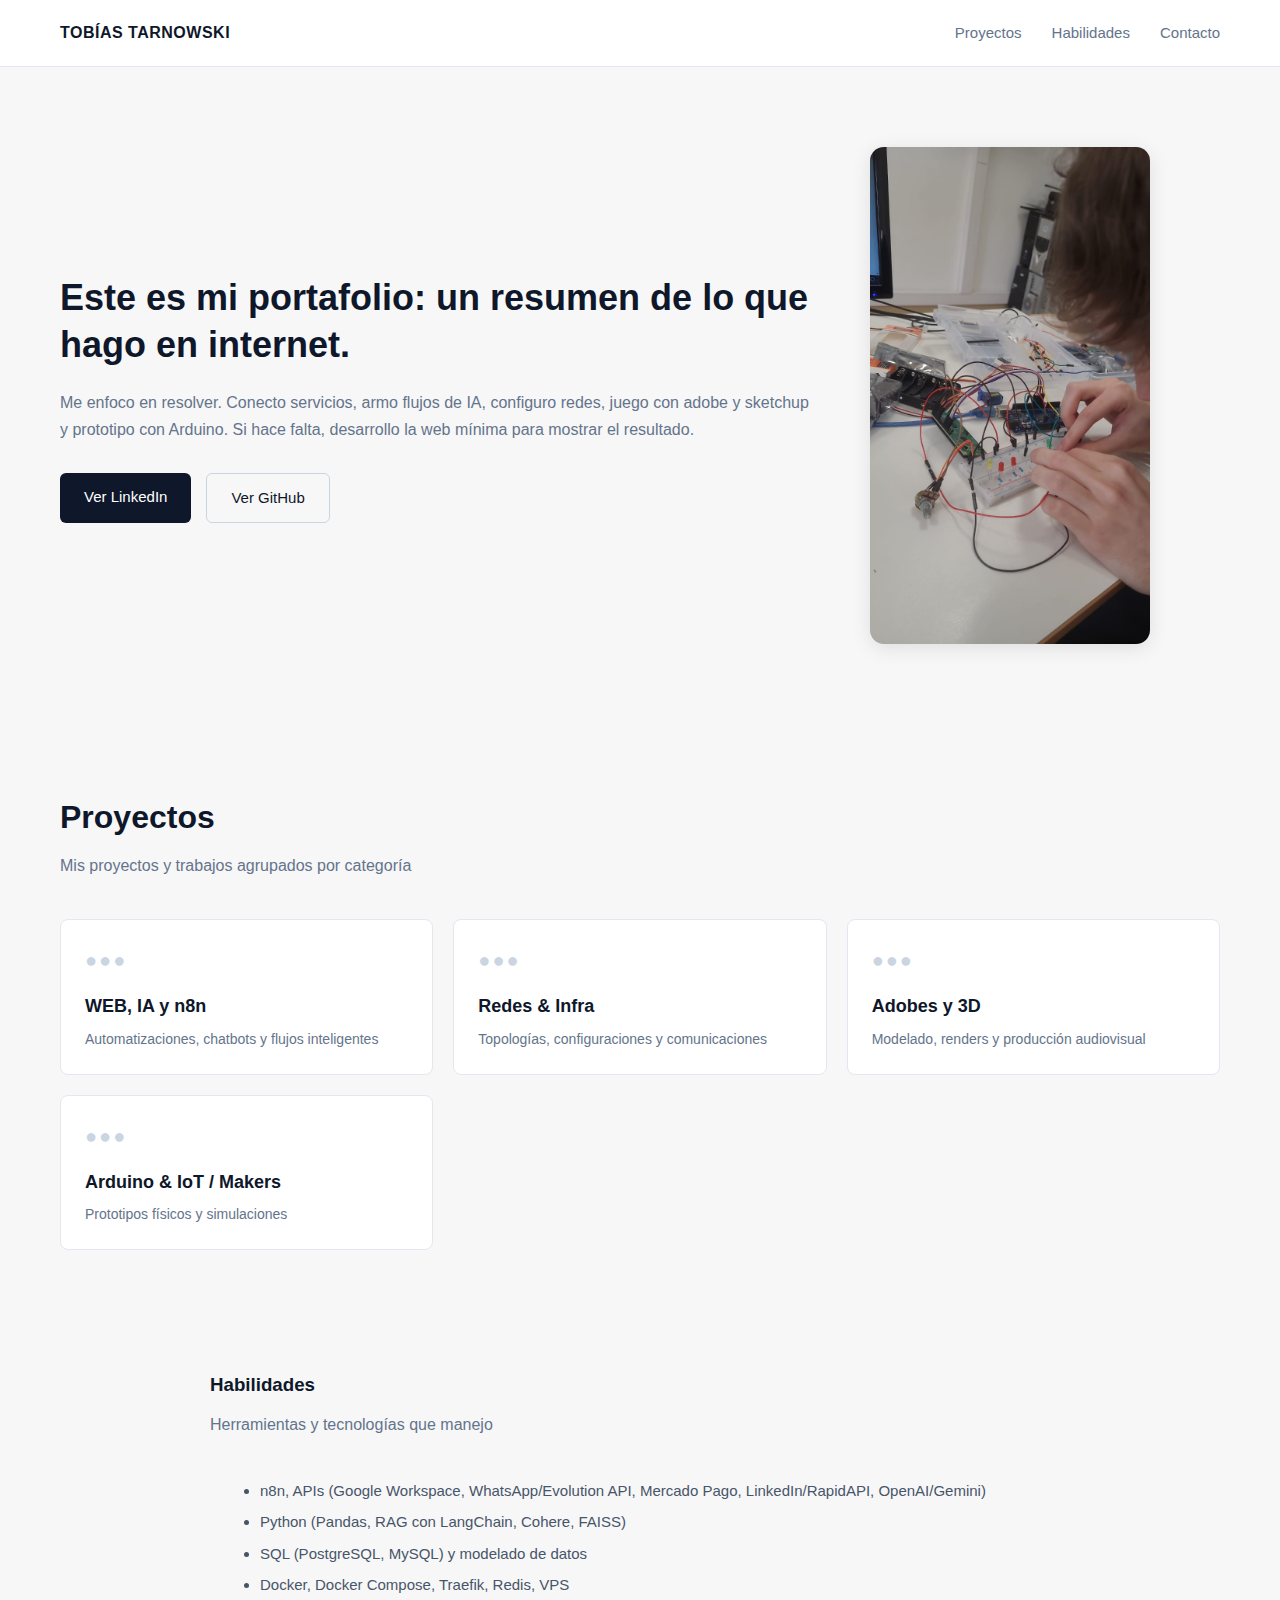
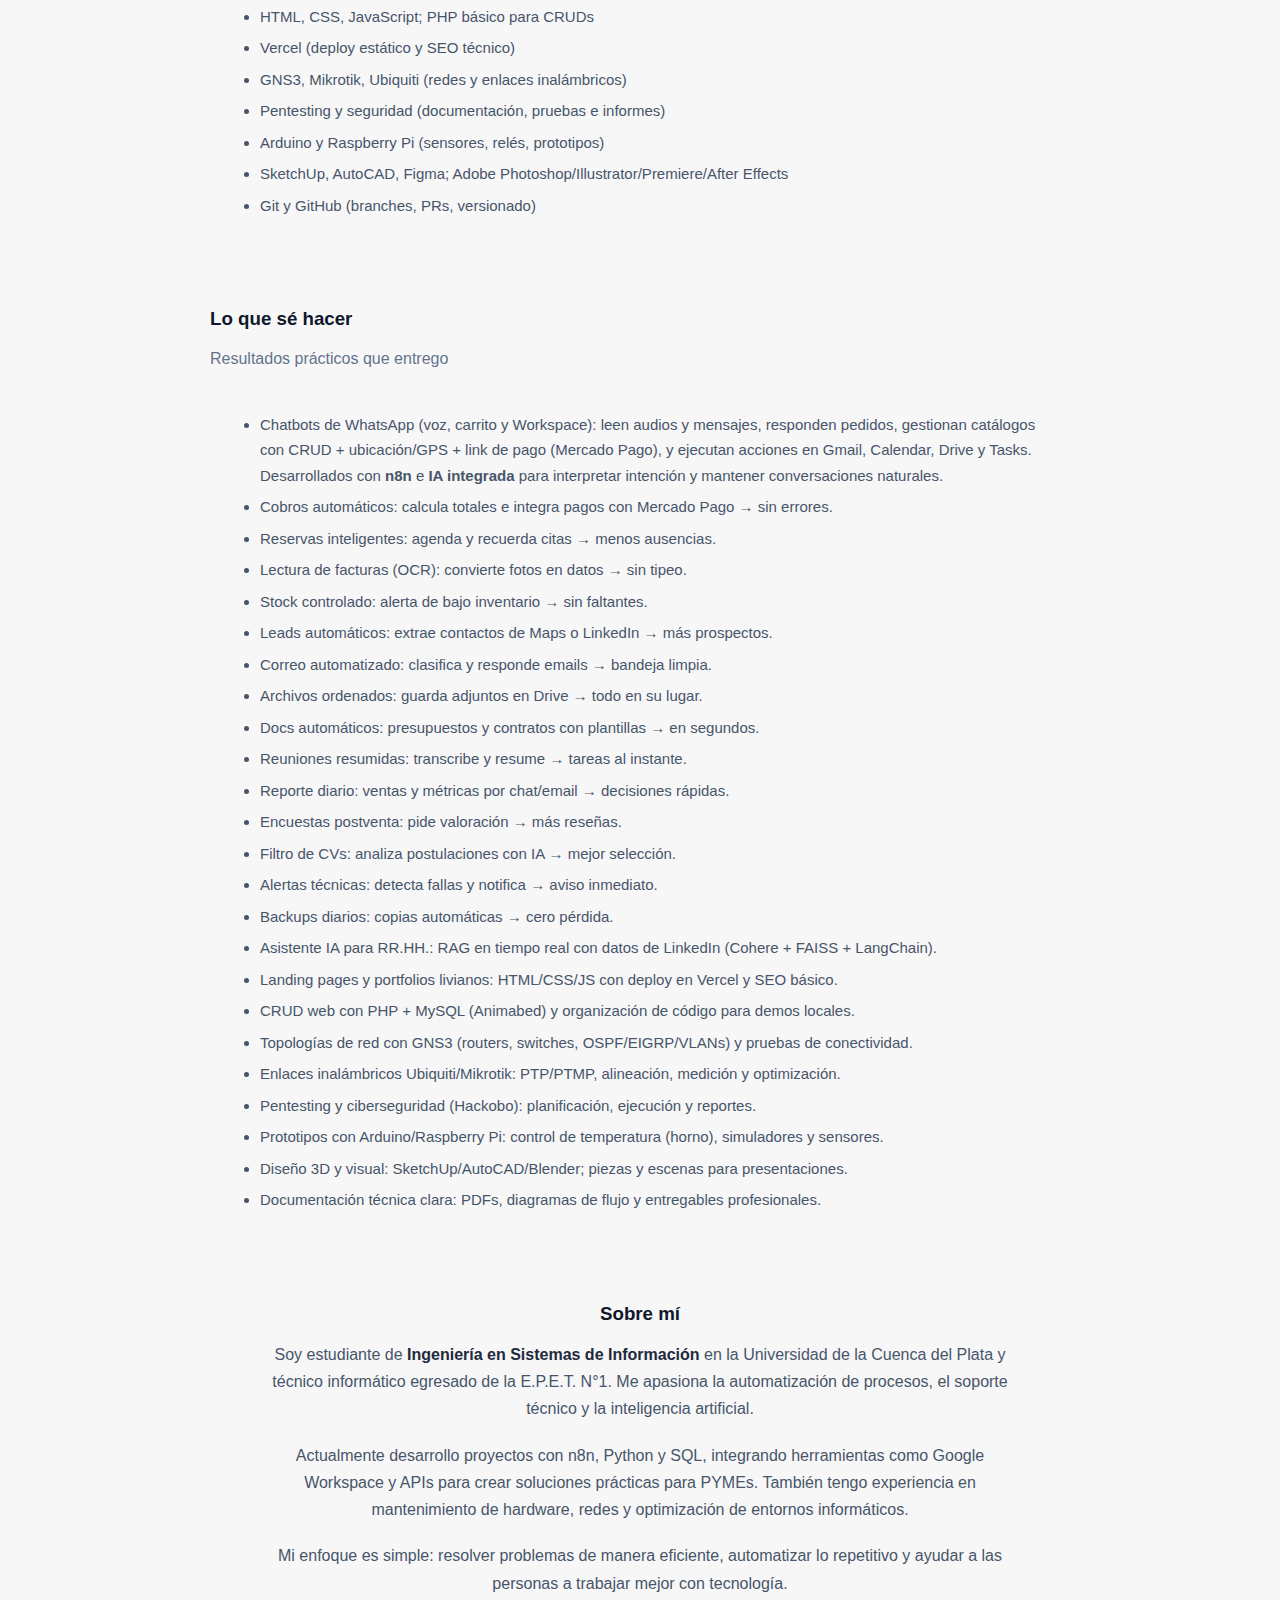
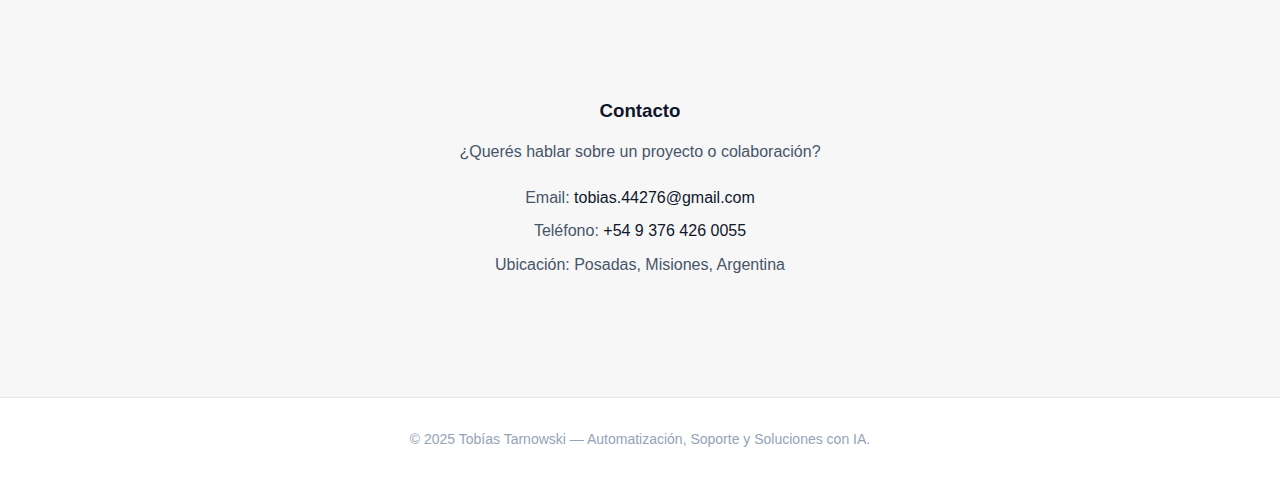
<file: index.html>
<!DOCTYPE html>
<html lang="es">
<head>
  <meta charset="UTF-8" />
  <meta name="viewport" content="width=device-width, initial-scale=1.0" />
  <title>Tobías Tarnowski | Automatización, IA y Soporte Técnico</title>

  <!-- SEO -->
  <meta name="description" content="Portafolio de Tobías Tarnowski — Técnico Informático e Ingeniero en Sistemas en formación. Automatización con n8n, Inteligencia Artificial, soporte técnico, redes y proyectos de hardware." />
  <link rel="canonical" href="https://tobias.vercel.app" />

  <!-- Open Graph -->
  <meta property="og:title" content="Tobías Tarnowski | Automatización, IA y Soporte Técnico" />
  <meta property="og:description" content="Conecto servicios, automatizo procesos y creo soluciones inteligentes. Mirá mis proyectos en IA, redes y soporte técnico." />
  <meta property="og:image" content="https://tobias.vercel.app/images/preview.png" />
  <meta property="og:url" content="https://tobias.vercel.app" />
  <meta property="og:type" content="website" />

  <!-- Favicon -->
  <link rel="icon" type="image/png" href="images/favicon.png" />

  <link rel="stylesheet" href="styles.css" />

  <style>
    /* --- ajustes visuales específicos --- */
    .hero-image img {
      width: 280px;
      height: auto;
      border-radius: 14px;
      box-shadow: 0 4px 20px rgba(0,0,0,0.1);
    }

    /* sobre mí y contacto más prolijos */
    .about p,
    .contact p,
    .contact ul {
      color: #475569;
      line-height: 1.7;
      max-width: 750px;
      margin: 0 auto 1.2rem;
      font-weight: 400;
    }

    .about strong {
      font-weight: 600;
      color: #1e293b;
    }

    .about em {
      color: #334155;
    }

    .contact ul {
      list-style: none;
      padding: 0;
      text-align: center;
    }

    .contact li {
      margin-bottom: 6px;
    }

    .contact a {
      color: #0f172a;
      text-decoration: none;
    }

    .contact a:hover {
      text-decoration: underline;
    }

    h3 {
      margin-bottom: 0.75rem;
    }

    section.about,
    section.contact {
      text-align: center;
      padding: 40px 0;
    }

    /* ajustes nuevos para listas de habilidades */
    #habilidades, #capacidades {
      padding: 40px 0;
      max-width: 900px;
      margin: 0 auto;
    }

    #habilidades ul, #capacidades ul {
      color: #475569;
      line-height: 1.7;
      font-size: 15px;
      max-width: 800px;
      margin: 0 auto;
      padding-left: 20px;
    }

    #habilidades li, #capacidades li {
      margin-bottom: 6px;
    }
  </style>
</head>

<body>
  <header>
    <div class="container">
      <div class="header-content">
        <h1 class="logo">TOBÍAS TARNOWSKI</h1>
        <nav aria-label="Principal">
          <a href="#proyectos">Proyectos</a>
          <a href="#habilidades">Habilidades</a>
          <a href="#contacto">Contacto</a>
        </nav>
      </div>
    </div>
  </header>

  <main>
    <!-- HERO -->
    <section class="hero">
      <div class="container">
        <div class="hero-content">
          <div class="hero-text">
            <h2>Este es mi portafolio: un resumen de lo que hago en internet.</h2>
            <p>Me enfoco en resolver. Conecto servicios, armo flujos de IA, configuro redes, juego con adobe y sketchup y prototipo con Arduino. Si hace falta, desarrollo la web mínima para mostrar el resultado.</p>
            <div class="buttons">
              <a href="https://www.linkedin.com/in/tob%C3%ADas-tarnowski-076a3a270/" target="_blank" rel="noopener noreferrer" class="btn btn-primary">Ver LinkedIn</a>
              <a href="https://github.com/trobias" target="_blank" rel="noopener noreferrer" class="btn btn-secondary">Ver GitHub</a>
            </div>
          </div>
          <div class="hero-image">
            <img src="images/arduino.jpeg" alt="Tobías Tarnowski" width="280" height="auto" loading="lazy" />
          </div>
        </div>
      </div>
    </section>

    <!-- PROYECTOS -->
    <section id="proyectos" class="projects" aria-labelledby="titulo-proyectos">
      <div class="container">
        <h3 id="titulo-proyectos">Proyectos</h3>
        <p class="projects-subtitle">Mis proyectos y trabajos agrupados por categoría</p>

        <div class="project-categories">
          <a href="proyectos/web-ia-n8n/index.html" class="category-card">
            <div class="category-header"><span class="category-icon">●●●</span></div>
            <h4>WEB, IA y n8n</h4>
            <p>Automatizaciones, chatbots y flujos inteligentes</p>
          </a>

          <a href="proyectos/redes-infra/index.html" class="category-card">
            <div class="category-header"><span class="category-icon">●●●</span></div>
            <h4>Redes & Infra</h4>
            <p>Topologías, configuraciones y comunicaciones</p>
          </a>

          <a href="proyectos/adobes-3d/index.html" class="category-card">
            <div class="category-header"><span class="category-icon">●●●</span></div>
            <h4>Adobes y 3D</h4>
            <p>Modelado, renders y producción audiovisual</p>
          </a>

          <a href="proyectos/arduino-iot/index.html" class="category-card">
            <div class="category-header"><span class="category-icon">●●●</span></div>
            <h4>Arduino & IoT / Makers</h4>
            <p>Prototipos físicos y simulaciones</p>
          </a>
        </div>
      </div>
    </section>

    <!-- HABILIDADES -->
    <section id="habilidades" class="skills">
      <div class="container">
        <h3>Habilidades</h3>
        <p class="projects-subtitle">Herramientas y tecnologías que manejo</p>
        <ul>
          <li>n8n, APIs (Google Workspace, WhatsApp/Evolution API, Mercado Pago, LinkedIn/RapidAPI, OpenAI/Gemini)</li>
          <li>Python (Pandas, RAG con LangChain, Cohere, FAISS)</li>
          <li>SQL (PostgreSQL, MySQL) y modelado de datos</li>
          <li>Docker, Docker Compose, Traefik, Redis, VPS</li>
          <li>HTML, CSS, JavaScript; PHP básico para CRUDs</li>
          <li>Vercel (deploy estático y SEO técnico)</li>
          <li>GNS3, Mikrotik, Ubiquiti (redes y enlaces inalámbricos)</li>
          <li>Pentesting y seguridad (documentación, pruebas e informes)</li>
          <li>Arduino y Raspberry Pi (sensores, relés, prototipos)</li>
          <li>SketchUp, AutoCAD, Figma; Adobe Photoshop/Illustrator/Premiere/After Effects</li>
          <li>Git y GitHub (branches, PRs, versionado)</li>
        </ul>
      </div>
    </section>

    <!-- LO QUE SÉ HACER -->
    <section id="capacidades" class="usecases">
      <div class="container">
        <h3>Lo que sé hacer</h3>
        <p class="projects-subtitle">Resultados prácticos que entrego</p>
<ul>
  <li>
    Chatbots de WhatsApp (voz, carrito y Workspace): leen audios y mensajes, responden pedidos,
    gestionan catálogos con CRUD + ubicación/GPS + link de pago (Mercado Pago), y ejecutan
    acciones en Gmail, Calendar, Drive y Tasks. Desarrollados con <strong>n8n</strong> e
    <strong>IA integrada</strong> para interpretar intención y mantener conversaciones naturales.
  </li>
  <li>Cobros automáticos: calcula totales e integra pagos con Mercado Pago → sin errores.</li>
  <li>Reservas inteligentes: agenda y recuerda citas → menos ausencias.</li>
  <li>Lectura de facturas (OCR): convierte fotos en datos → sin tipeo.</li>
  <li>Stock controlado: alerta de bajo inventario → sin faltantes.</li>
  <li>Leads automáticos: extrae contactos de Maps o LinkedIn → más prospectos.</li>
  <li>Correo automatizado: clasifica y responde emails → bandeja limpia.</li>
  <li>Archivos ordenados: guarda adjuntos en Drive → todo en su lugar.</li>
  <li>Docs automáticos: presupuestos y contratos con plantillas → en segundos.</li>
  <li>Reuniones resumidas: transcribe y resume → tareas al instante.</li>
  <li>Reporte diario: ventas y métricas por chat/email → decisiones rápidas.</li>
  <li>Encuestas postventa: pide valoración → más reseñas.</li>
  <li>Filtro de CVs: analiza postulaciones con IA → mejor selección.</li>
  <li>Alertas técnicas: detecta fallas y notifica → aviso inmediato.</li>
  <li>Backups diarios: copias automáticas → cero pérdida.</li>

  <!-- OTROS PROYECTOS -->
  <li>Asistente IA para RR.HH.: RAG en tiempo real con datos de LinkedIn (Cohere + FAISS + LangChain).</li>
  <li>Landing pages y portfolios livianos: HTML/CSS/JS con deploy en Vercel y SEO básico.</li>
  <li>CRUD web con PHP + MySQL (Animabed) y organización de código para demos locales.</li>
  <li>Topologías de red con GNS3 (routers, switches, OSPF/EIGRP/VLANs) y pruebas de conectividad.</li>
  <li>Enlaces inalámbricos Ubiquiti/Mikrotik: PTP/PTMP, alineación, medición y optimización.</li>
  <li>Pentesting y ciberseguridad (Hackobo): planificación, ejecución y reportes.</li>
  <li>Prototipos con Arduino/Raspberry Pi: control de temperatura (horno), simuladores y sensores.</li>
  <li>Diseño 3D y visual: SketchUp/AutoCAD/Blender; piezas y escenas para presentaciones.</li>
  <li>Documentación técnica clara: PDFs, diagramas de flujo y entregables profesionales.</li>
</ul>

      </div>
    </section>

    <!-- SOBRE MÍ -->
    <section id="sobre-mi" class="about" aria-labelledby="titulo-sobre-mi">
      <div class="container">
        <h3 id="titulo-sobre-mi">Sobre mí</h3>
        <p>
          Soy estudiante de <strong>Ingeniería en Sistemas de Información</strong> en la Universidad de la Cuenca del Plata y técnico informático egresado de la E.P.E.T. N°1.  
          Me apasiona la automatización de procesos, el soporte técnico y la inteligencia artificial.
        </p>
        <p>
          Actualmente desarrollo proyectos con n8n, Python y SQL, integrando herramientas como Google Workspace y APIs para crear soluciones prácticas para PYMEs.  
          También tengo experiencia en mantenimiento de hardware, redes y optimización de entornos informáticos.
        </p>
        <p>
          Mi enfoque es simple: resolver problemas de manera eficiente, automatizar lo repetitivo y ayudar a las personas a trabajar mejor con tecnología.
        </p>
      </div>
    </section>

    <!-- CONTACTO -->
    <section id="contacto" class="contact" aria-labelledby="titulo-contacto">
      <div class="container">
        <h3 id="titulo-contacto">Contacto</h3>
        <p>¿Querés hablar sobre un proyecto o colaboración?</p>
        <ul>
          <li>Email: <a href="mailto:tobias.44276@gmail.com">tobias.44276@gmail.com</a></li>
          <li>Teléfono: <a href="https://wa.me/5493764260055">+54 9 376 426 0055</a></li>
          <li>Ubicación: Posadas, Misiones, Argentina</li>
        </ul>
      </div>
    </section>
  </main>

  <footer>
    <div class="container">
      <p>© 2025 Tobías Tarnowski — Automatización, Soporte y Soluciones con IA.</p>
    </div>
  </footer>
</body>
</html>
</file>
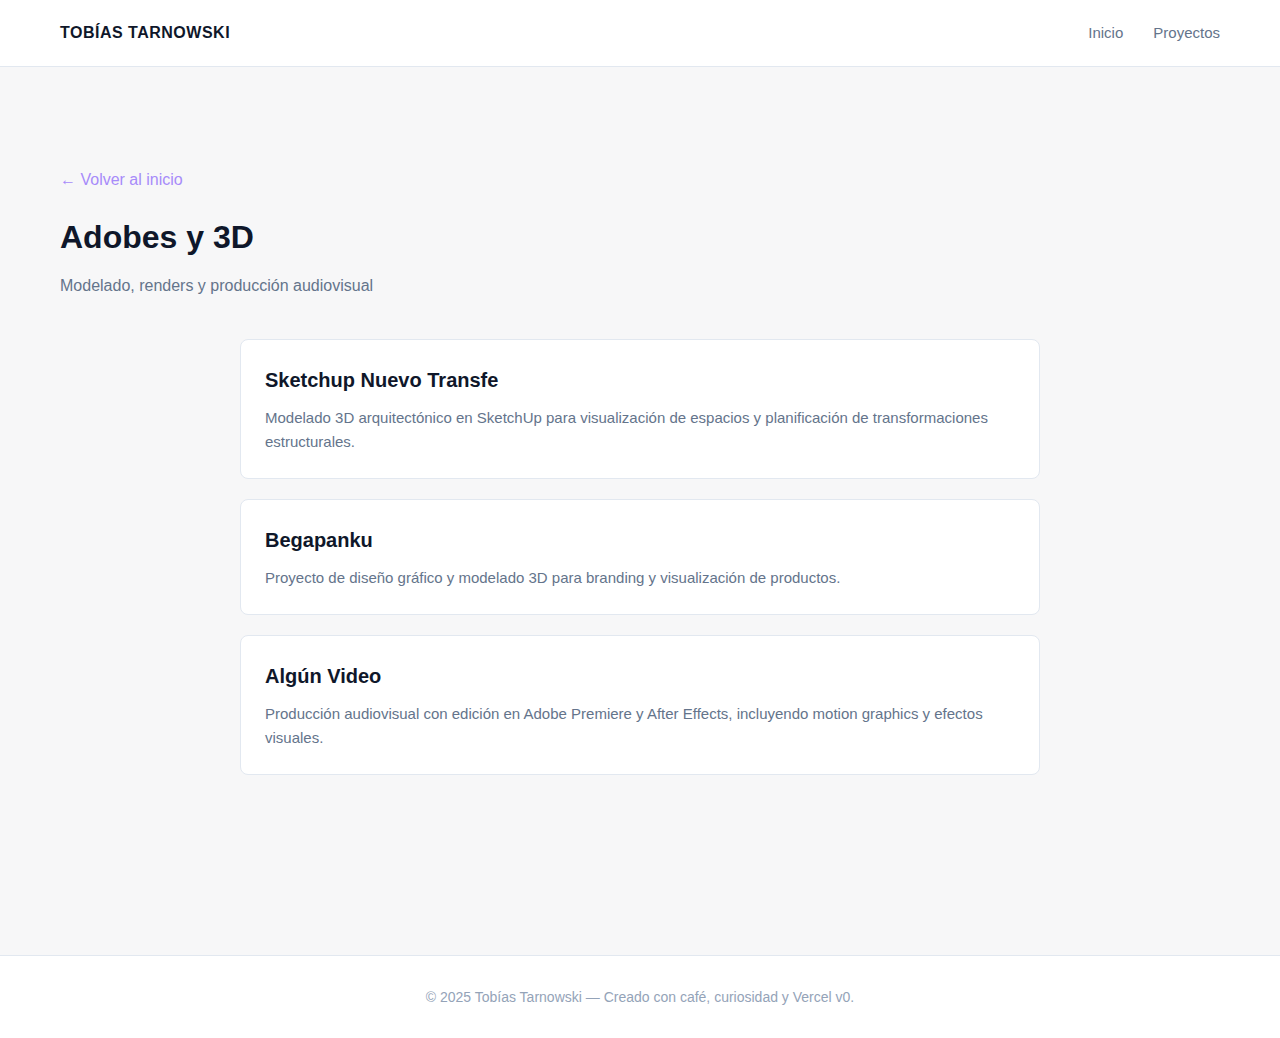
<file: proyectos/adobes-3d/index.html>
<!DOCTYPE html>
<html lang="es">
<head>
    <meta charset="UTF-8">
    <meta name="viewport" content="width=device-width, initial-scale=1.0">
    <title>Adobes y 3D - Tobías Tarnowski</title>
    <link rel="stylesheet" href="../../styles.css">
    <style>
        .project-list {
            max-width: 800px;
            margin: 40px auto;
        }

        .project-item {
            background-color: #ffffff;
            border: 1px solid #e2e8f0;
            border-radius: 8px;
            padding: 24px;
            margin-bottom: 20px;
        }

        .project-item h4 {
            font-size: 20px;
            margin-bottom: 10px;
            color: #0f172a;
        }

        .project-item p {
            color: #64748b;
            font-size: 15px;
            line-height: 1.6;
        }

        .back-link {
            display: inline-block;
            margin: 40px 0 20px;
            color: #a78bfa;
            text-decoration: none;
            font-weight: 500;
        }

        .back-link:hover {
            text-decoration: underline;
        }
    </style>
</head>
<body>
    <header>
        <div class="container">
            <div class="header-content">
                <h1 class="logo">TOBÍAS TARNOWSKI</h1>
                <nav>
                    <a href="../../index.html">Inicio</a>
                    <a href="../../index.html#proyectos">Proyectos</a>
                </nav>
            </div>
        </div>
    </header>

    <main>
        <section class="projects">
            <div class="container">
                <a href="../../index.html" class="back-link">← Volver al inicio</a>
                <h3>Adobes y 3D</h3>
                <p class="projects-subtitle">Modelado, renders y producción audiovisual</p>

                <div class="project-list">
                    <div class="project-item">
                        <h4>Sketchup Nuevo Transfe</h4>
                        <p>Modelado 3D arquitectónico en SketchUp para visualización de espacios y planificación de transformaciones estructurales.</p>
                    </div>

                    <div class="project-item">
                        <h4>Begapanku</h4>
                        <p>Proyecto de diseño gráfico y modelado 3D para branding y visualización de productos.</p>
                    </div>

                    <div class="project-item">
                        <h4>Algún Video</h4>
                        <p>Producción audiovisual con edición en Adobe Premiere y After Effects, incluyendo motion graphics y efectos visuales.</p>
                    </div>
                </div>
            </div>
        </section>
    </main>

    <footer>
        <div class="container">
            <p>© 2025 Tobías Tarnowski — Creado con café, curiosidad y Vercel v0.</p>
        </div>
    </footer>
</body>
</html>
</file>
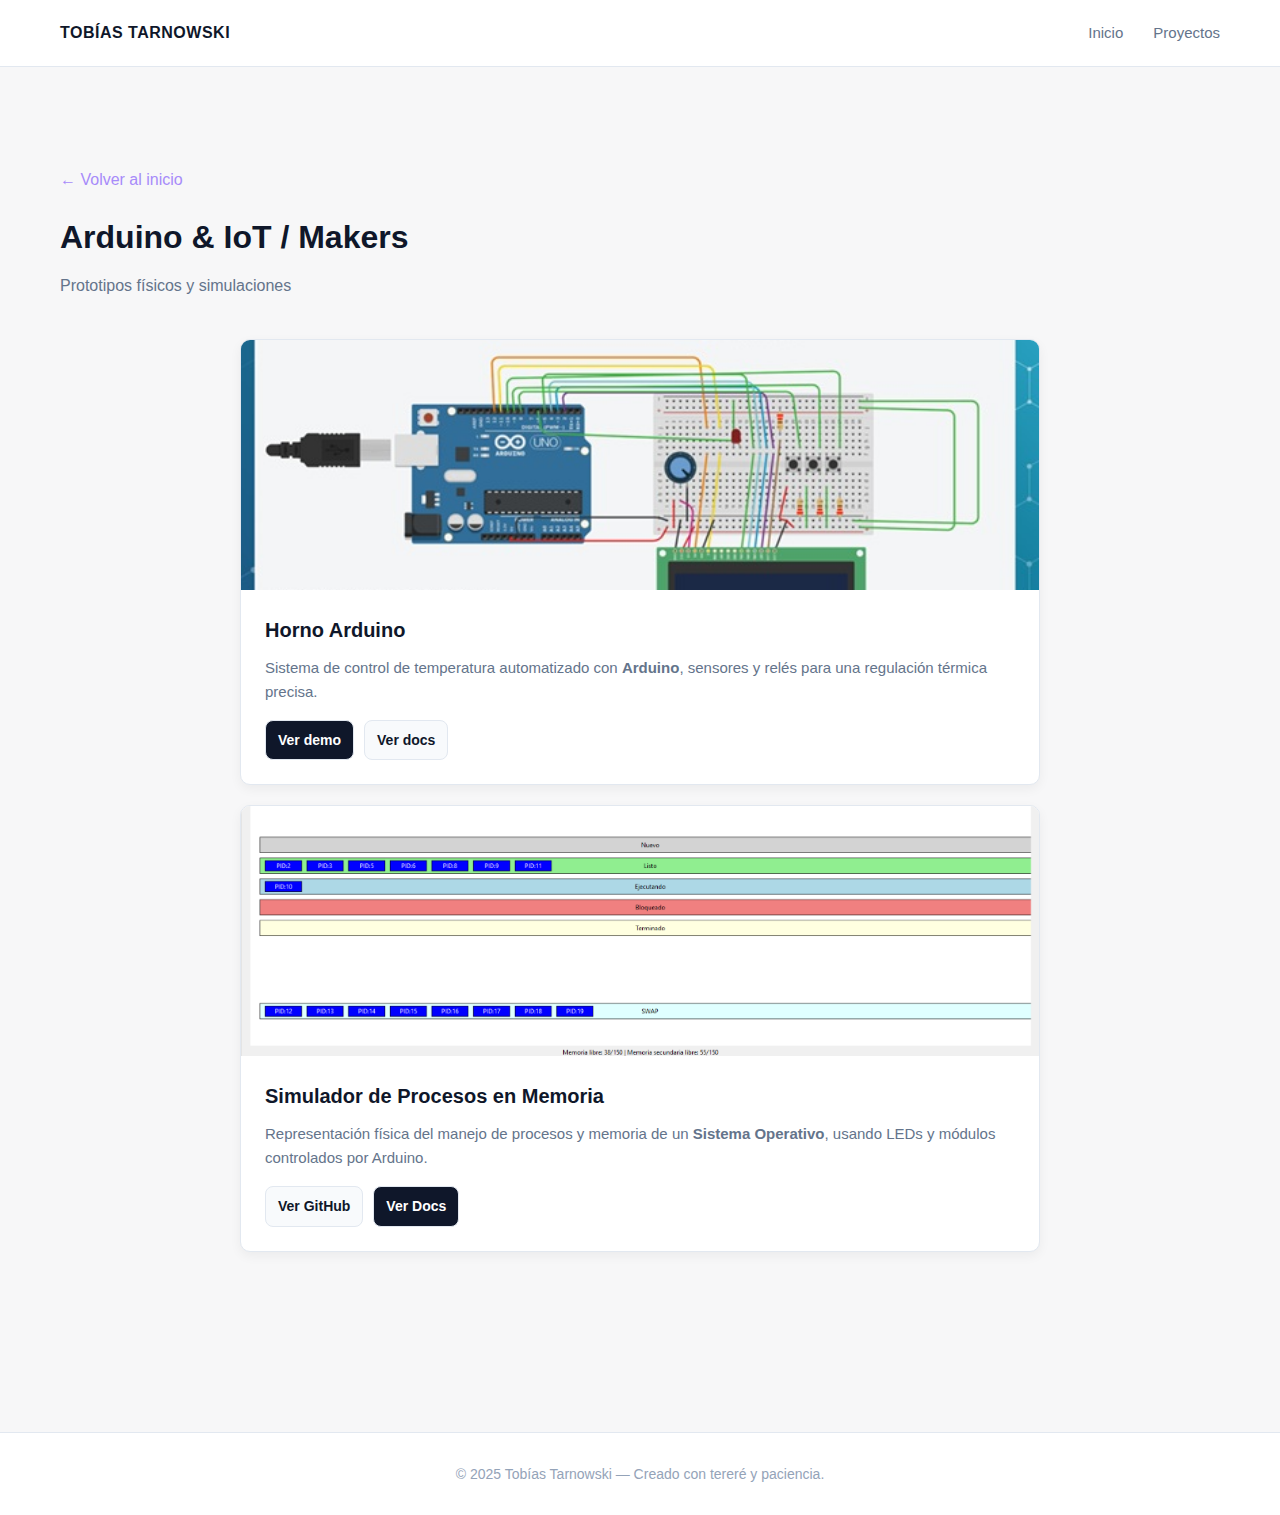
<file: proyectos/arduino-iot/index.html>
<!DOCTYPE html>
<html lang="es">
<head>
  <meta charset="UTF-8">
  <meta name="viewport" content="width=device-width, initial-scale=1.0">
  <title>Arduino & IoT / Makers - Tobías Tarnowski</title>
  <link rel="stylesheet" href="../../styles.css">
  <style>
    .project-list {
      max-width: 800px;
      margin: 40px auto;
    }

    .project-item {
      background-color: #ffffff;
      border: 1px solid #e2e8f0;
      border-radius: 10px;
      padding: 0;
      margin-bottom: 20px;
      overflow: hidden;
      box-shadow: 0 4px 12px rgba(0,0,0,0.05);
      transition: transform 0.2s ease, box-shadow 0.2s ease;
    }

    .project-item:hover {
      transform: translateY(-4px);
      box-shadow: 0 8px 18px rgba(0,0,0,0.08);
    }

    .project-cover {
      width: 100%;
      height: 250px;
      overflow: hidden;
    }

    .project-cover img {
      width: 100%;
      height: 100%;
      object-fit: cover;
      display: block;
    }

    .project-content {
      padding: 24px;
    }

    .project-item h4 {
      font-size: 20px;
      margin-bottom: 10px;
      color: #0f172a;
    }

    .project-item p {
      color: #64748b;
      font-size: 15px;
      line-height: 1.6;
    }

    .project-actions {
      margin-top: 16px;
      display: flex;
      gap: 10px;
      flex-wrap: wrap;
    }

    .btn-xs {
      display: inline-block;
      padding: 8px 12px;
      border-radius: 8px;
      border: 1px solid #e2e8f0;
      text-decoration: none;
      font-weight: 600;
      color: #0f172a;
      background: #f8fafc;
      font-size: 14px;
      transition: background 0.2s, transform 0.2s;
    }

    .btn-xs.primary {
      background: #0f172a;
      color: #ffffff;
    }

    .btn-xs:hover {
      transform: scale(1.02);
      background: #e2e8f0;
    }

    .back-link {
      display: inline-block;
      margin: 40px 0 20px;
      color: #a78bfa;
      text-decoration: none;
      font-weight: 500;
    }

    .back-link:hover {
      text-decoration: underline;
    }
  </style>
</head>

<body>
  <header>
    <div class="container">
      <div class="header-content">
        <h1 class="logo">TOBÍAS TARNOWSKI</h1>
        <nav>
          <a href="../../index.html">Inicio</a>
          <a href="../../index.html#proyectos">Proyectos</a>
        </nav>
      </div>
    </div>
  </header>

  <main>
    <section class="projects">
      <div class="container">
        <a href="../../index.html" class="back-link">← Volver al inicio</a>
        <h3>Arduino & IoT / Makers</h3>
        <p class="projects-subtitle">Prototipos físicos y simulaciones</p>

        <div class="project-list">

          <!-- HORNO ARDUINO -->
          <div class="project-item">
            <div class="project-cover">
              <img src="./horno-arduino/cover.jpg" alt="Cover Horno Arduino">
            </div>
            <div class="project-content">
              <h4>Horno Arduino</h4>
              <p>
                Sistema de control de temperatura automatizado con <strong>Arduino</strong>, sensores y relés para una regulación térmica precisa.
              </p>
              <div class="project-actions">
                <a href="https://www.tinkercad.com/things/7zaPoiphSbs-horno-definitivo" target="_blank" rel="noopener noreferrer" class="btn-xs primary">Ver demo</a>
                <a href="./horno-arduino/Horno-Arduino.pdf" target="_blank" rel="noopener noreferrer" class="btn-xs">Ver docs</a>
              </div>
            </div>
          </div>

          <!-- SIMULADOR DE PROCESOS -->
          <div class="project-item">
            <div class="project-cover">
              <img src="./simulador-procesos/cover.jpg" alt="Cover Simulador de Procesos en Memoria">
            </div>
            <div class="project-content">
              <h4>Simulador de Procesos en Memoria</h4>
              <p>
                Representación física del manejo de procesos y memoria de un <strong>Sistema Operativo</strong>, usando LEDs y módulos controlados por Arduino.
              </p>
              <div class="project-actions">
                <a href="https://github.com/trobias/Process-Simulator" target="_blank" rel="noopener noreferrer" class="btn-xs">Ver GitHub</a>
                <a href="./simulador-procesos/simulador.pdf" target="_blank" rel="noopener noreferrer" class="btn-xs primary">Ver Docs</a>
              </div>
            </div>
          </div>

        </div>
      </div>
    </section>
  </main>

  <footer>
    <div class="container">
      <p>© 2025 Tobías Tarnowski — Creado con tereré y paciencia.</p>
    </div>
  </footer>
</body>
</html>
</file>
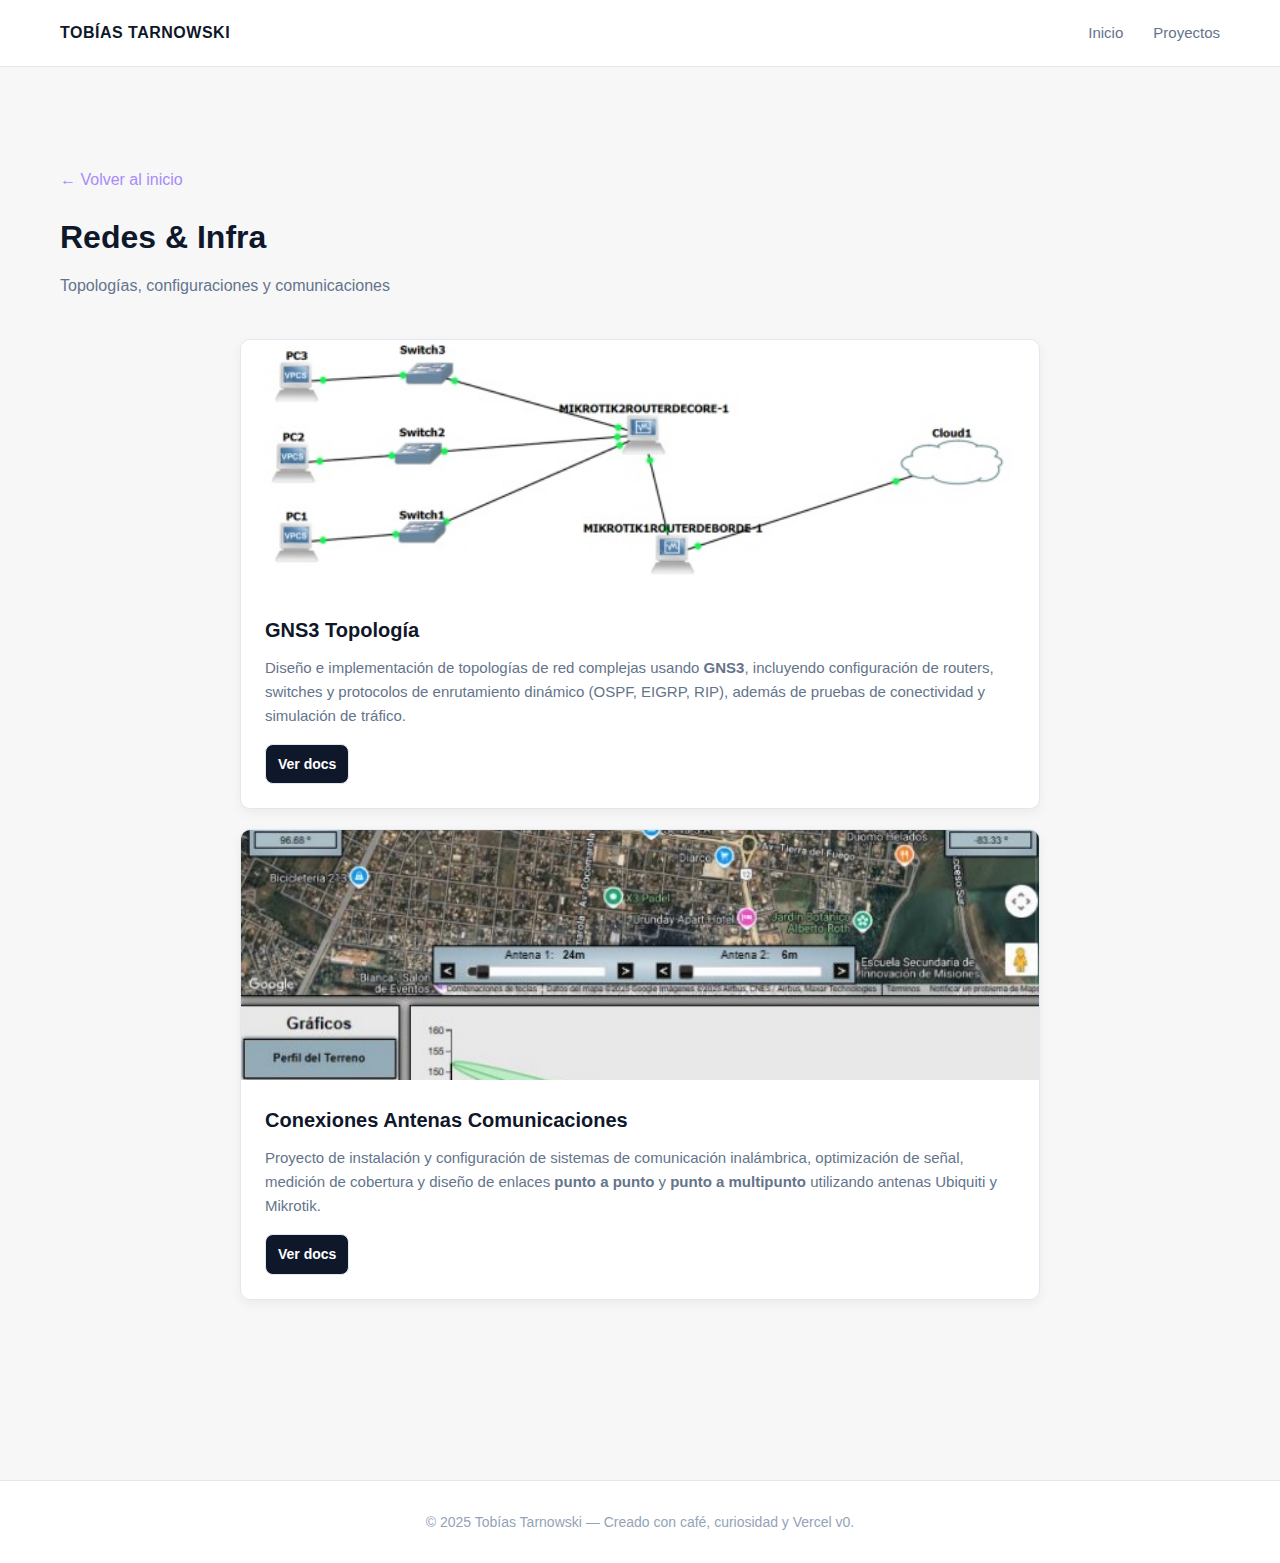
<file: proyectos/redes-infra/index.html>
<!DOCTYPE html>
<html lang="es">
<head>
    <meta charset="UTF-8">
    <meta name="viewport" content="width=device-width, initial-scale=1.0">
    <title>Redes & Infra - Tobías Tarnowski</title>
    <link rel="stylesheet" href="../../styles.css">
    <style>
        .project-list {
            max-width: 800px;
            margin: 40px auto;
        }

        .project-item {
            background-color: #ffffff;
            border: 1px solid #e2e8f0;
            border-radius: 10px;
            padding: 0;
            margin-bottom: 20px;
            overflow: hidden;
            box-shadow: 0 4px 12px rgba(0,0,0,0.05);
            transition: transform 0.2s ease, box-shadow 0.2s ease;
        }

        .project-item:hover {
            transform: translateY(-4px);
            box-shadow: 0 8px 18px rgba(0,0,0,0.08);
        }

        .project-cover {
            width: 100%;
            height: 250px;
            overflow: hidden;
        }

        .project-cover img {
            width: 100%;
            height: 100%;
            object-fit: cover;
            display: block;
        }

        .project-content {
            padding: 24px;
        }

        .project-item h4 {
            font-size: 20px;
            margin-bottom: 10px;
            color: #0f172a;
        }

        .project-item p {
            color: #64748b;
            font-size: 15px;
            line-height: 1.6;
        }

        .project-actions {
            margin-top: 16px;
        }

        .btn-xs {
            display: inline-block;
            padding: 8px 12px;
            border-radius: 8px;
            border: 1px solid #e2e8f0;
            text-decoration: none;
            font-weight: 600;
            color: #0f172a;
            background: #f8fafc;
            font-size: 14px;
            transition: background 0.2s, transform 0.2s;
        }

        .btn-xs.primary {
            background: #0f172a;
            color: #ffffff;
        }

        .btn-xs:hover {
            transform: scale(1.02);
            background: #e2e8f0;
        }

        .back-link {
            display: inline-block;
            margin: 40px 0 20px;
            color: #a78bfa;
            text-decoration: none;
            font-weight: 500;
        }

        .back-link:hover {
            text-decoration: underline;
        }
    </style>
</head>
<body>
    <header>
        <div class="container">
            <div class="header-content">
                <h1 class="logo">TOBÍAS TARNOWSKI</h1>
                <nav>
                    <a href="../../index.html">Inicio</a>
                    <a href="../../index.html#proyectos">Proyectos</a>
                </nav>
            </div>
        </div>
    </header>

    <main>
        <section class="projects">
            <div class="container">
                <a href="../../index.html" class="back-link">← Volver al inicio</a>
                <h3>Redes & Infra</h3>
                <p class="projects-subtitle">Topologías, configuraciones y comunicaciones</p>

                <div class="project-list">

                    <!-- GNS3 TOPOLOGÍA -->
                    <div class="project-item">
                        <div class="project-cover">
                            <img src="./GNS3-Topologia/cover.jpg" alt="Cover GNS3 Topología">
                        </div>
                        <div class="project-content">
                            <h4>GNS3 Topología</h4>
                            <p>
                                Diseño e implementación de topologías de red complejas usando <strong>GNS3</strong>, 
                                incluyendo configuración de routers, switches y protocolos de enrutamiento dinámico 
                                (OSPF, EIGRP, RIP), además de pruebas de conectividad y simulación de tráfico.
                            </p>
                            <div class="project-actions">
                                <a href="./GNS3-Topologia/GNS3-Topologia.pdf" target="_blank" rel="noopener noreferrer" class="btn-xs primary">
                                    Ver docs
                                </a>
                            </div>
                        </div>
                    </div>

                    <!-- CONEXIONES ANTENAS -->
                    <div class="project-item">
                        <div class="project-cover">
                            <img src="./Conexiones/cover.jpg" alt="Cover Conexiones Antenas Comunicaciones">
                        </div>
                        <div class="project-content">
                            <h4>Conexiones Antenas Comunicaciones</h4>
                            <p>
                                Proyecto de instalación y configuración de sistemas de comunicación inalámbrica, 
                                optimización de señal, medición de cobertura y diseño de enlaces <strong>punto a punto</strong> 
                                y <strong>punto a multipunto</strong> utilizando antenas Ubiquiti y Mikrotik.
                            </p>
                            <div class="project-actions">
                                <a href="./Conexiones/TRABAJO PRÁCTICO 1.pdf" target="_blank" rel="noopener noreferrer" class="btn-xs primary">
                                    Ver docs
                                </a>
                            </div>
                        </div>
                    </div>

                </div>
            </div>
        </section>
    </main>

    <footer>
        <div class="container">
            <p>© 2025 Tobías Tarnowski — Creado con café, curiosidad y Vercel v0.</p>
        </div>
    </footer>
</body>
</html>
</file>
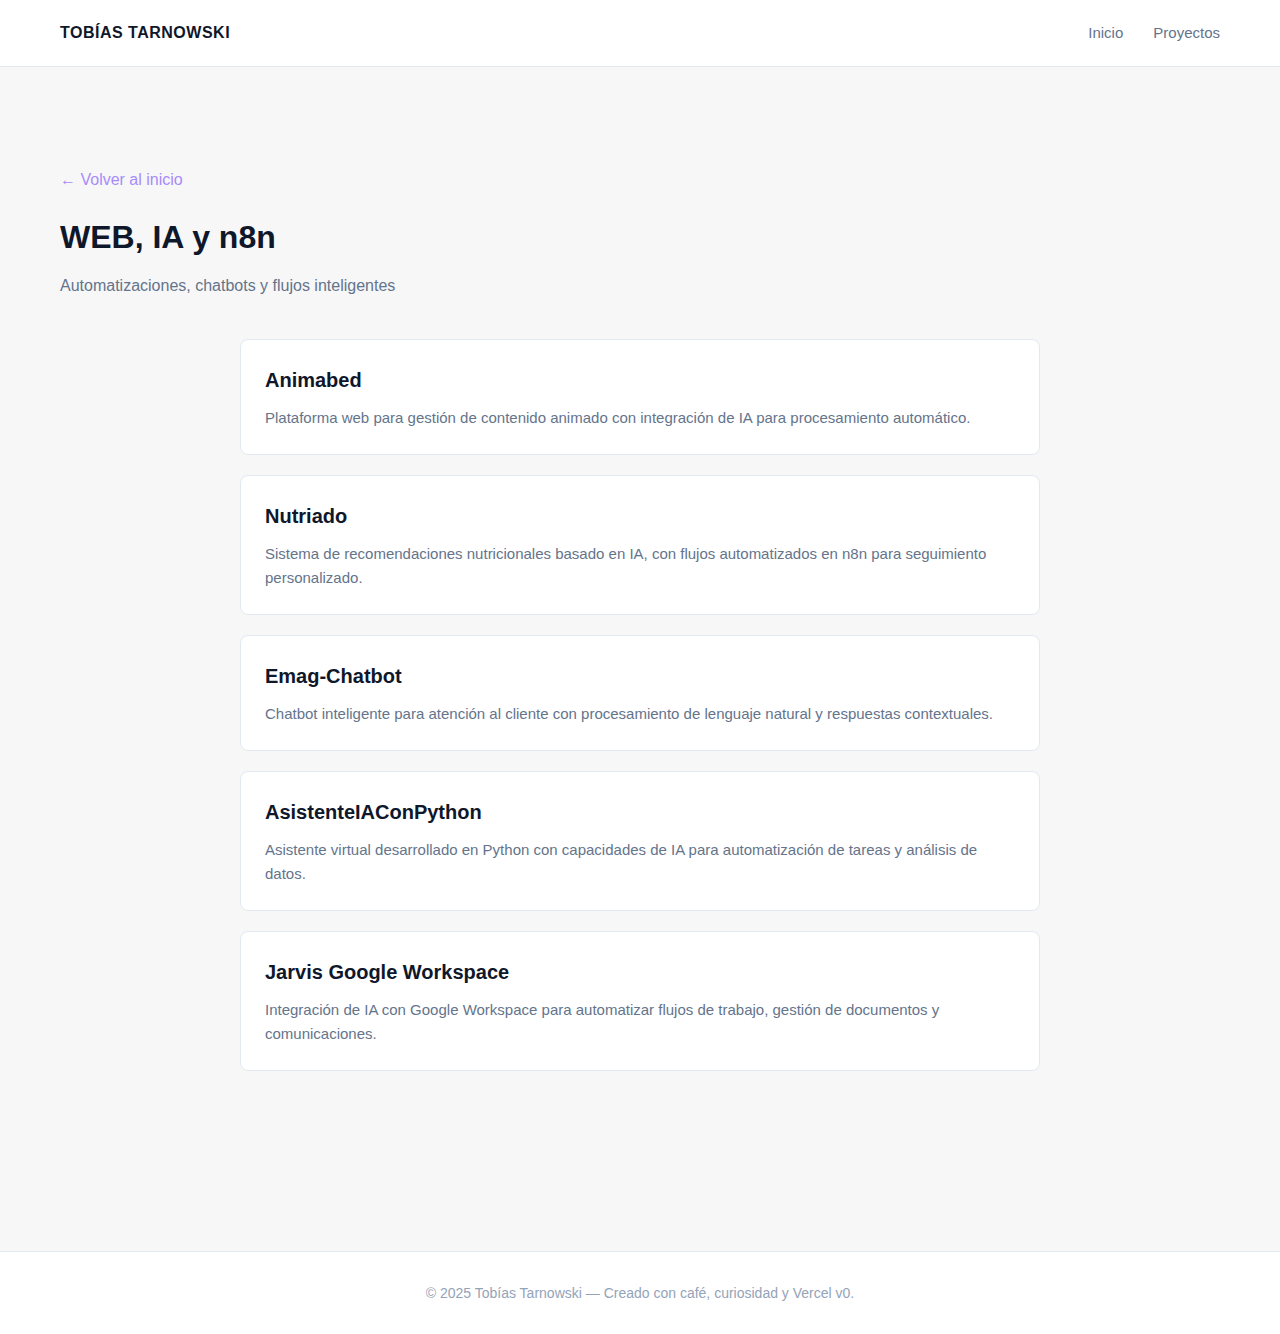
<file: proyectos/web-ia-n8n/index.html>
<!DOCTYPE html>
<html lang="es">
<head>
    <meta charset="UTF-8">
    <meta name="viewport" content="width=device-width, initial-scale=1.0">
    <title>WEB, IA y n8n - Tobías Tarnowski</title>
    <link rel="stylesheet" href="../../styles.css">
    <style>
        .project-list {
            max-width: 800px;
            margin: 40px auto;
        }

        .project-item {
            background-color: #ffffff;
            border: 1px solid #e2e8f0;
            border-radius: 8px;
            padding: 24px;
            margin-bottom: 20px;
        }

        .project-item h4 {
            font-size: 20px;
            margin-bottom: 10px;
            color: #0f172a;
        }

        .project-item p {
            color: #64748b;
            font-size: 15px;
            line-height: 1.6;
        }

        .back-link {
            display: inline-block;
            margin: 40px 0 20px;
            color: #a78bfa;
            text-decoration: none;
            font-weight: 500;
        }

        .back-link:hover {
            text-decoration: underline;
        }
    </style>
</head>
<body>
    <header>
        <div class="container">
            <div class="header-content">
                <h1 class="logo">TOBÍAS TARNOWSKI</h1>
                <nav>
                    <a href="../../index.html">Inicio</a>
                    <a href="../../index.html#proyectos">Proyectos</a>
                </nav>
            </div>
        </div>
    </header>

    <main>
        <section class="projects">
            <div class="container">
                <a href="../../index.html" class="back-link">← Volver al inicio</a>
                <h3>WEB, IA y n8n</h3>
                <p class="projects-subtitle">Automatizaciones, chatbots y flujos inteligentes</p>

                <div class="project-list">
                    <div class="project-item">
                        <h4>Animabed</h4>
                        <p>Plataforma web para gestión de contenido animado con integración de IA para procesamiento automático.</p>
                    </div>

                    <div class="project-item">
                        <h4>Nutriado</h4>
                        <p>Sistema de recomendaciones nutricionales basado en IA, con flujos automatizados en n8n para seguimiento personalizado.</p>
                    </div>

                    <div class="project-item">
                        <h4>Emag-Chatbot</h4>
                        <p>Chatbot inteligente para atención al cliente con procesamiento de lenguaje natural y respuestas contextuales.</p>
                    </div>

                    <div class="project-item">
                        <h4>AsistenteIAConPython</h4>
                        <p>Asistente virtual desarrollado en Python con capacidades de IA para automatización de tareas y análisis de datos.</p>
                    </div>

                    <div class="project-item">
                        <h4>Jarvis Google Workspace</h4>
                        <p>Integración de IA con Google Workspace para automatizar flujos de trabajo, gestión de documentos y comunicaciones.</p>
                    </div>
                </div>
            </div>
        </section>
    </main>

    <footer>
        <div class="container">
            <p>© 2025 Tobías Tarnowski — Creado con café, curiosidad y Vercel v0.</p>
        </div>
    </footer>
</body>
</html>
</file>
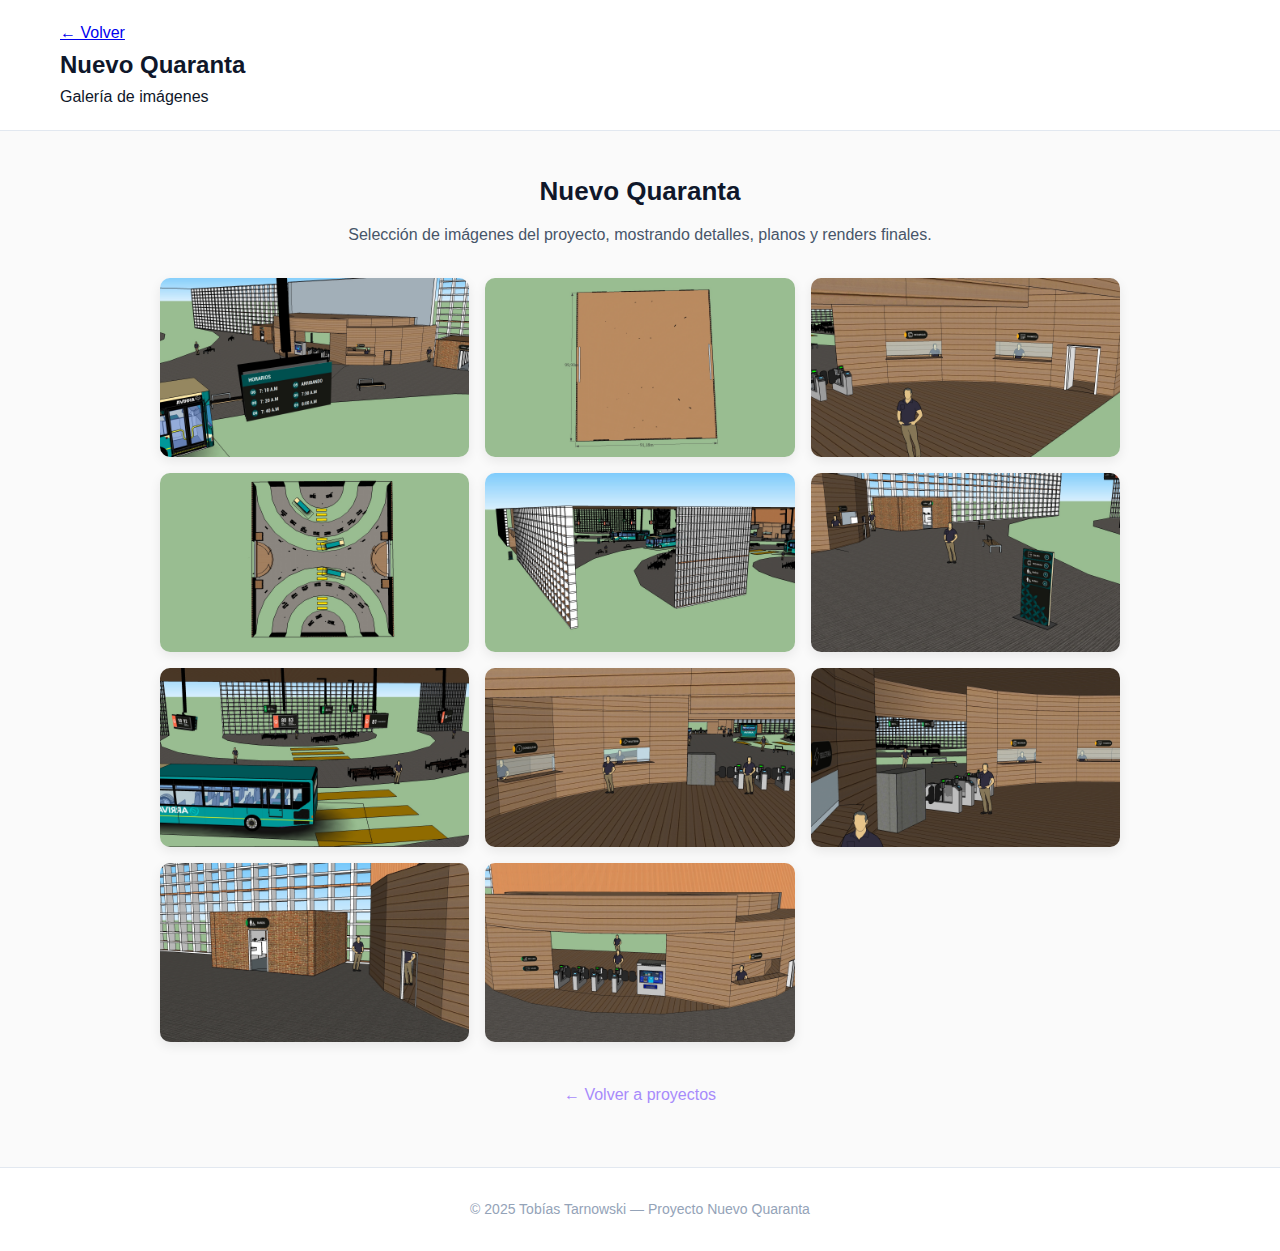
<file: proyectos/adobes-3d/nuevoquaranta/index.html>
<!DOCTYPE html>
<html lang="es">
<head>
  <meta charset="UTF-8" />
  <meta name="viewport" content="width=device-width, initial-scale=1.0" />
  <title>Nuevo Quaranta — Galería</title>
  <link rel="stylesheet" href="../../../styles.css" />
  <style>
    body {
      background-color: #fafafa;
    }

    .gallery-container {
      max-width: 1000px;
      margin: 40px auto;
      padding: 0 20px;
      text-align: center;
    }

    .gallery-container h2 {
      font-size: 26px;
      color: #0f172a;
      margin-bottom: 10px;
    }

    .gallery-container p {
      color: #475569;
      margin-bottom: 30px;
    }

    .image-grid {
      display: grid;
      grid-template-columns: repeat(auto-fit, minmax(280px, 1fr));
      gap: 16px;
    }

    .image-grid img {
      width: 100%;
      border-radius: 10px;
      object-fit: cover;
      box-shadow: 0 4px 12px rgba(0,0,0,0.08);
      transition: transform 0.25s ease, box-shadow 0.25s ease;
    }

    .image-grid img:hover {
      transform: scale(1.02);
      box-shadow: 0 8px 20px rgba(0,0,0,0.12);
    }

    .back-link {
      display: inline-block;
      margin-top: 40px;
      color: #a78bfa;
      text-decoration: none;
      font-weight: 500;
    }

    .back-link:hover {
      text-decoration: underline;
    }
  </style>
</head>

<body>
  <header class="sub-header">
    <div class="container">
      <a href="../index.html" class="btn-xs back">← Volver</a>
      <h2>Nuevo Quaranta</h2>
      <p class="subtitle">Galería de imágenes</p>
    </div>
  </header>

  <main class="gallery-container">
    <h2>Nuevo Quaranta</h2>
    <p>Selección de imágenes del proyecto, mostrando detalles, planos y renders finales.</p>

    <div class="image-grid">
      <img src="./foto1.jpg" alt="Imagen 1 - Nuevo Quaranta">
      <img src="./foto2.jpg" alt="Imagen 2 - Nuevo Quaranta">
      <img src="./foto3.jpg" alt="Imagen 3 - Nuevo Quaranta">
      <img src="./foto4.jpg" alt="Imagen 4 - Nuevo Quaranta">
      <img src="./foto5.jpg" alt="Imagen 5 - Nuevo Quaranta">
      <img src="./foto6.jpg" alt="Imagen 6 - Nuevo Quaranta">
      <img src="./foto7.jpg" alt="Imagen 7 - Nuevo Quaranta">
      <img src="./foto8.jpg" alt="Imagen 8 - Nuevo Quaranta">
      <img src="./foto9.jpg" alt="Imagen 9 - Nuevo Quaranta">
      <img src="./foto10.jpg" alt="Imagen 10 - Nuevo Quaranta">
      <img src="./foto11.jpg" alt="Imagen 11 - Nuevo Quaranta">
    </div>

    <a href="../index.html" class="back-link">← Volver a proyectos</a>
  </main>

  <footer>
    <div class="container">
      <p>© 2025 Tobías Tarnowski — Proyecto Nuevo Quaranta</p>
    </div>
  </footer>
</body>
</html>
</file>
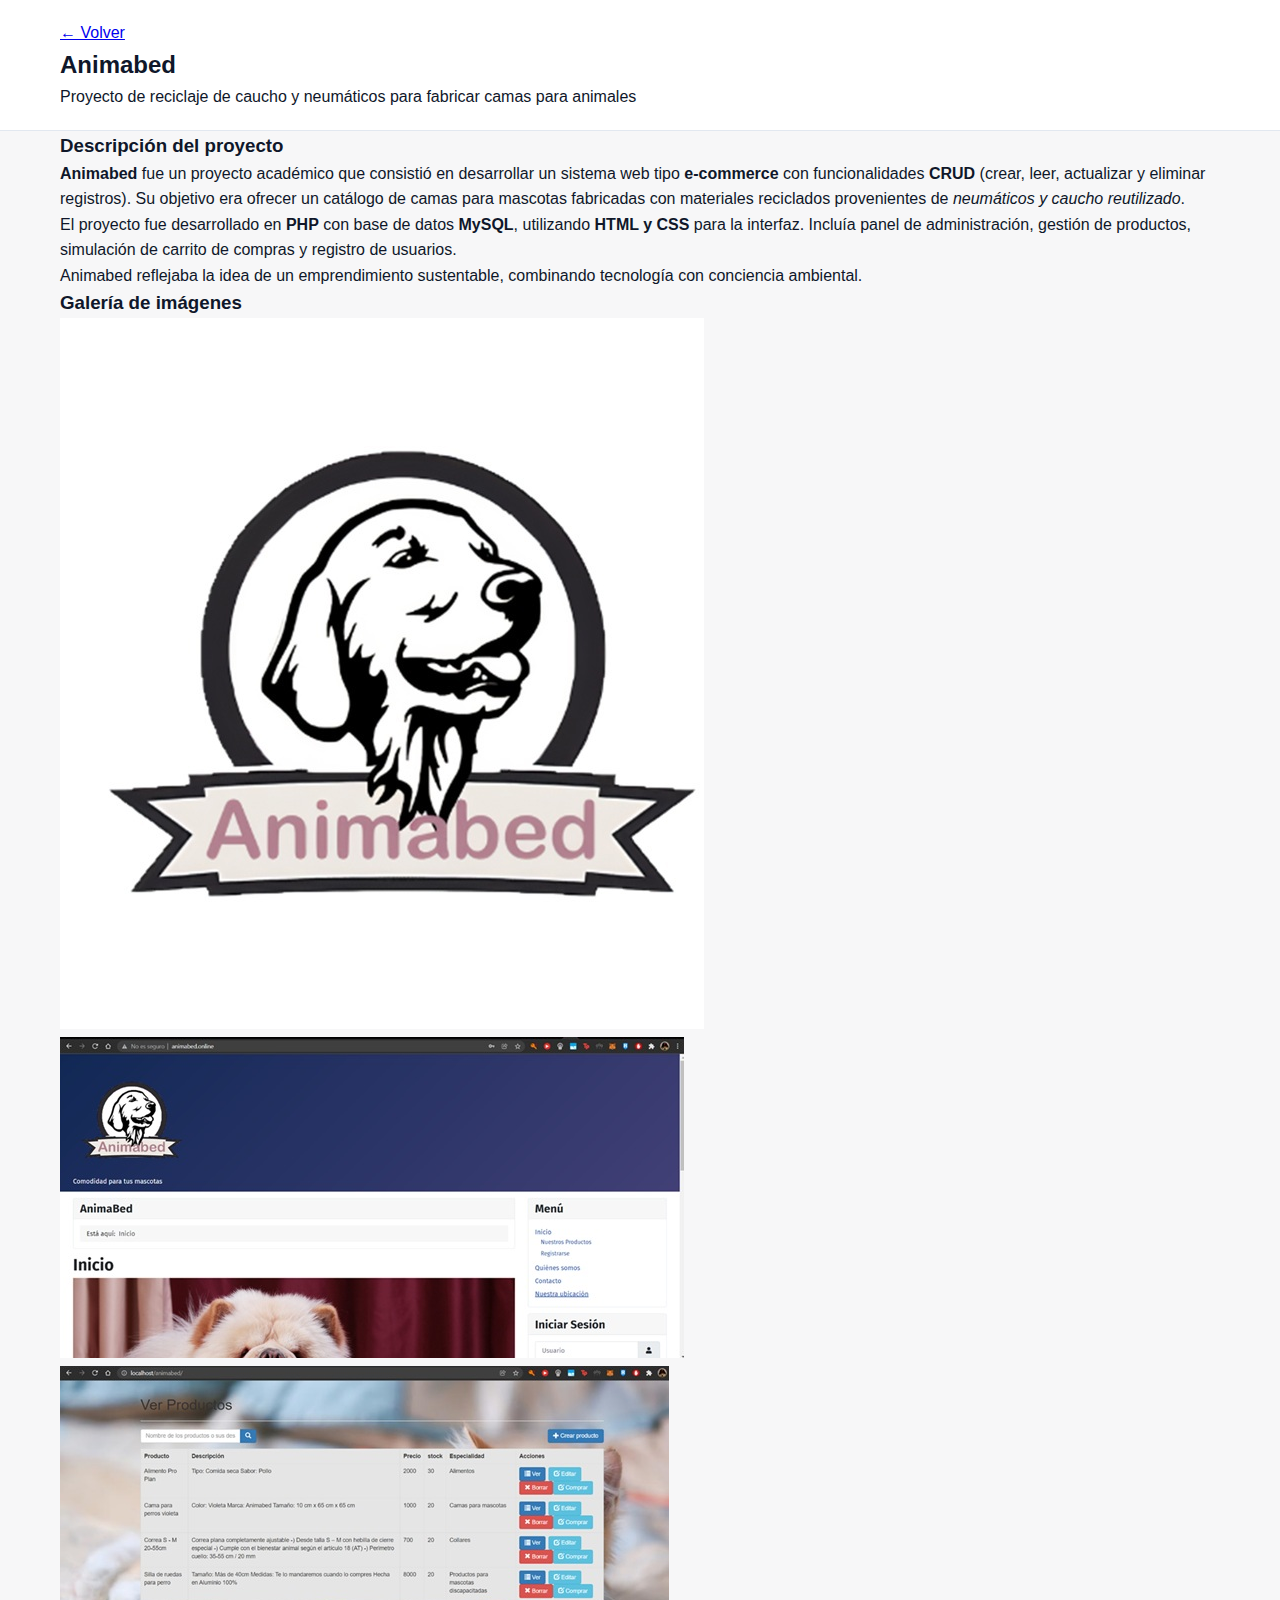
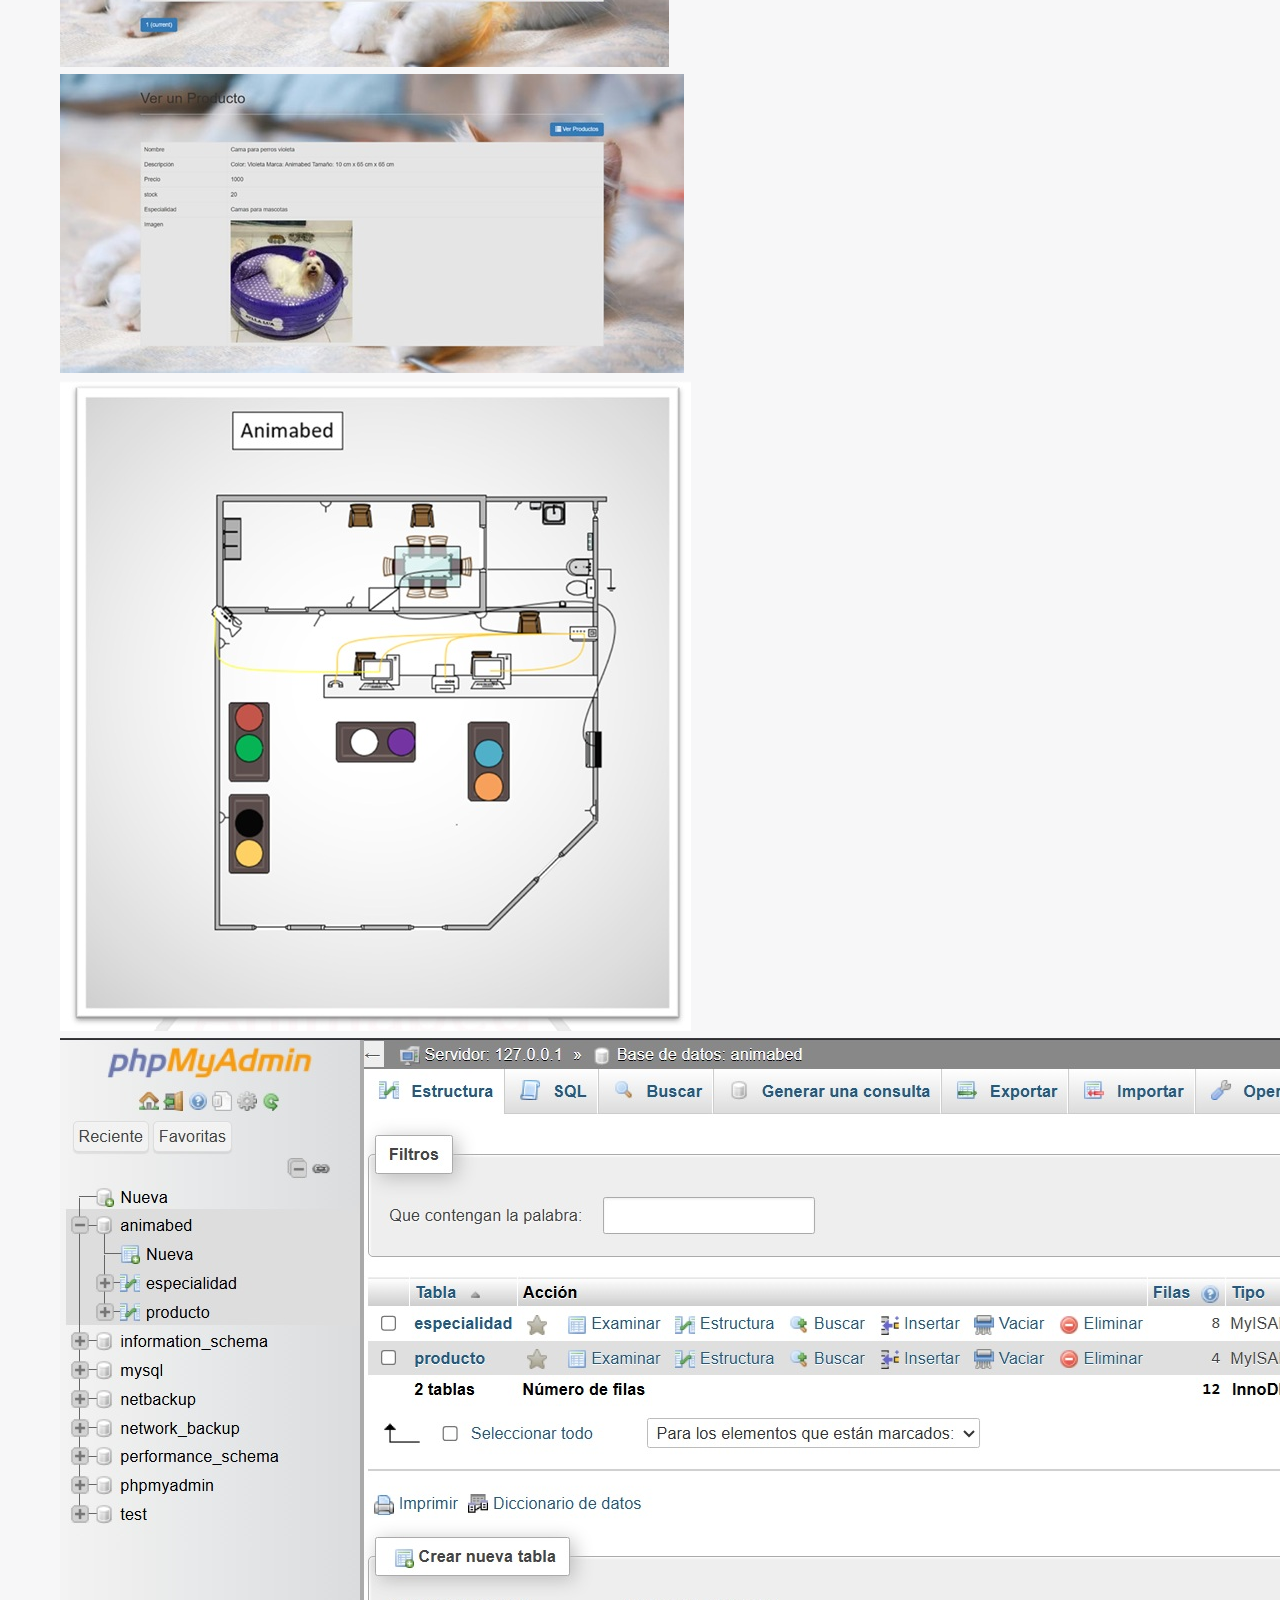
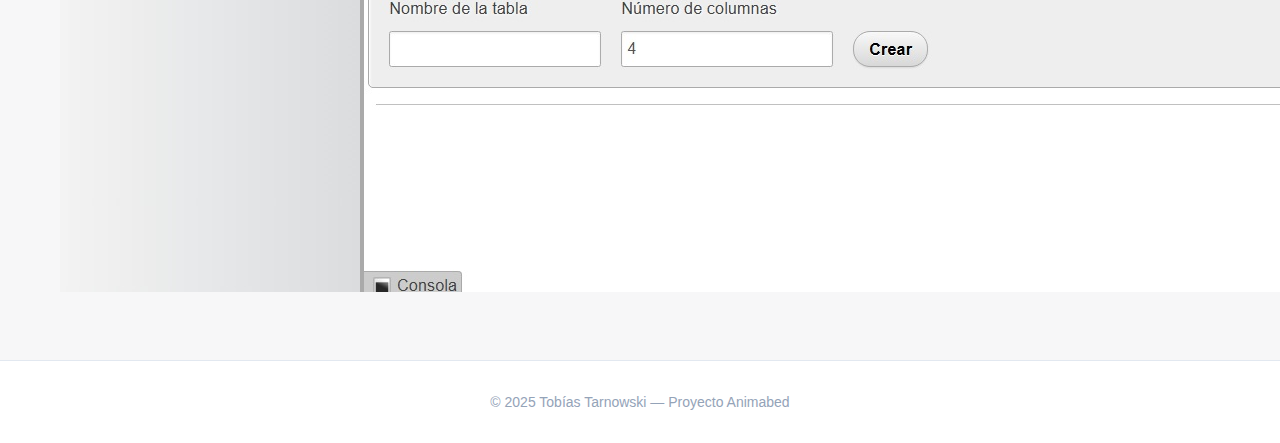
<file: proyectos/web-ia-n8n/animabed/index.html>
<!DOCTYPE html>
<html lang="es">
<head>
  <meta charset="UTF-8">
  <meta name="viewport" content="width=device-width, initial-scale=1.0">
  <title>Animabed — Proyecto de Reciclaje de Neumáticos</title>
  <link rel="stylesheet" href="../../../styles.css">
</head>

<body>
  <header class="sub-header">
    <div class="container">
      <a href="../index.html" class="btn-xs back">← Volver</a>
      <h2>Animabed</h2>
      <p class="subtitle">Proyecto de reciclaje de caucho y neumáticos para fabricar camas para animales</p>
    </div>
  </header>

  <main class="container project-demo">

    <!-- Descripción -->
    <section class="project-intro">
      <h3>Descripción del proyecto</h3>
      <p>
        <strong>Animabed</strong> fue un proyecto académico que consistió en desarrollar un sistema web tipo 
        <strong>e-commerce</strong> con funcionalidades <strong>CRUD</strong> (crear, leer, actualizar y eliminar registros).
        Su objetivo era ofrecer un catálogo de camas para mascotas fabricadas con materiales reciclados provenientes de 
        <em>neumáticos y caucho reutilizado</em>.
      </p>
      <p>
        El proyecto fue desarrollado en <strong>PHP</strong> con base de datos <strong>MySQL</strong>, 
        utilizando <strong>HTML y CSS</strong> para la interfaz. 
        Incluía panel de administración, gestión de productos, simulación de carrito de compras 
        y registro de usuarios.
      </p>
      <p>
        Animabed reflejaba la idea de un emprendimiento sustentable, combinando tecnología con conciencia ambiental.
      </p>
    </section>

    <!-- Galería de imágenes -->
    <section class="project-gallery">
      <h3>Galería de imágenes</h3>
      <div class="image-grid">
        <img src="./cover.jpg" alt="Portada o página principal de Animabed">
        <img src="./admin.jpg" alt="Panel de administración">
        <img src="./catalogo.jpg" alt="Vista del catálogo de productos">
        <img src="./detalle.jpg" alt="Detalle de producto">
        <img src="./planos.jpg" alt="Vista del local">
        <img src="./basededatos.jpg" alt="Base de datos con PHPMYADMIN">

      </div>
    </section>

  </main>

  <footer>
    <div class="container">
      <p>© 2025 Tobías Tarnowski — Proyecto Animabed</p>
    </div>
  </footer>
</body>
</html>
</file>
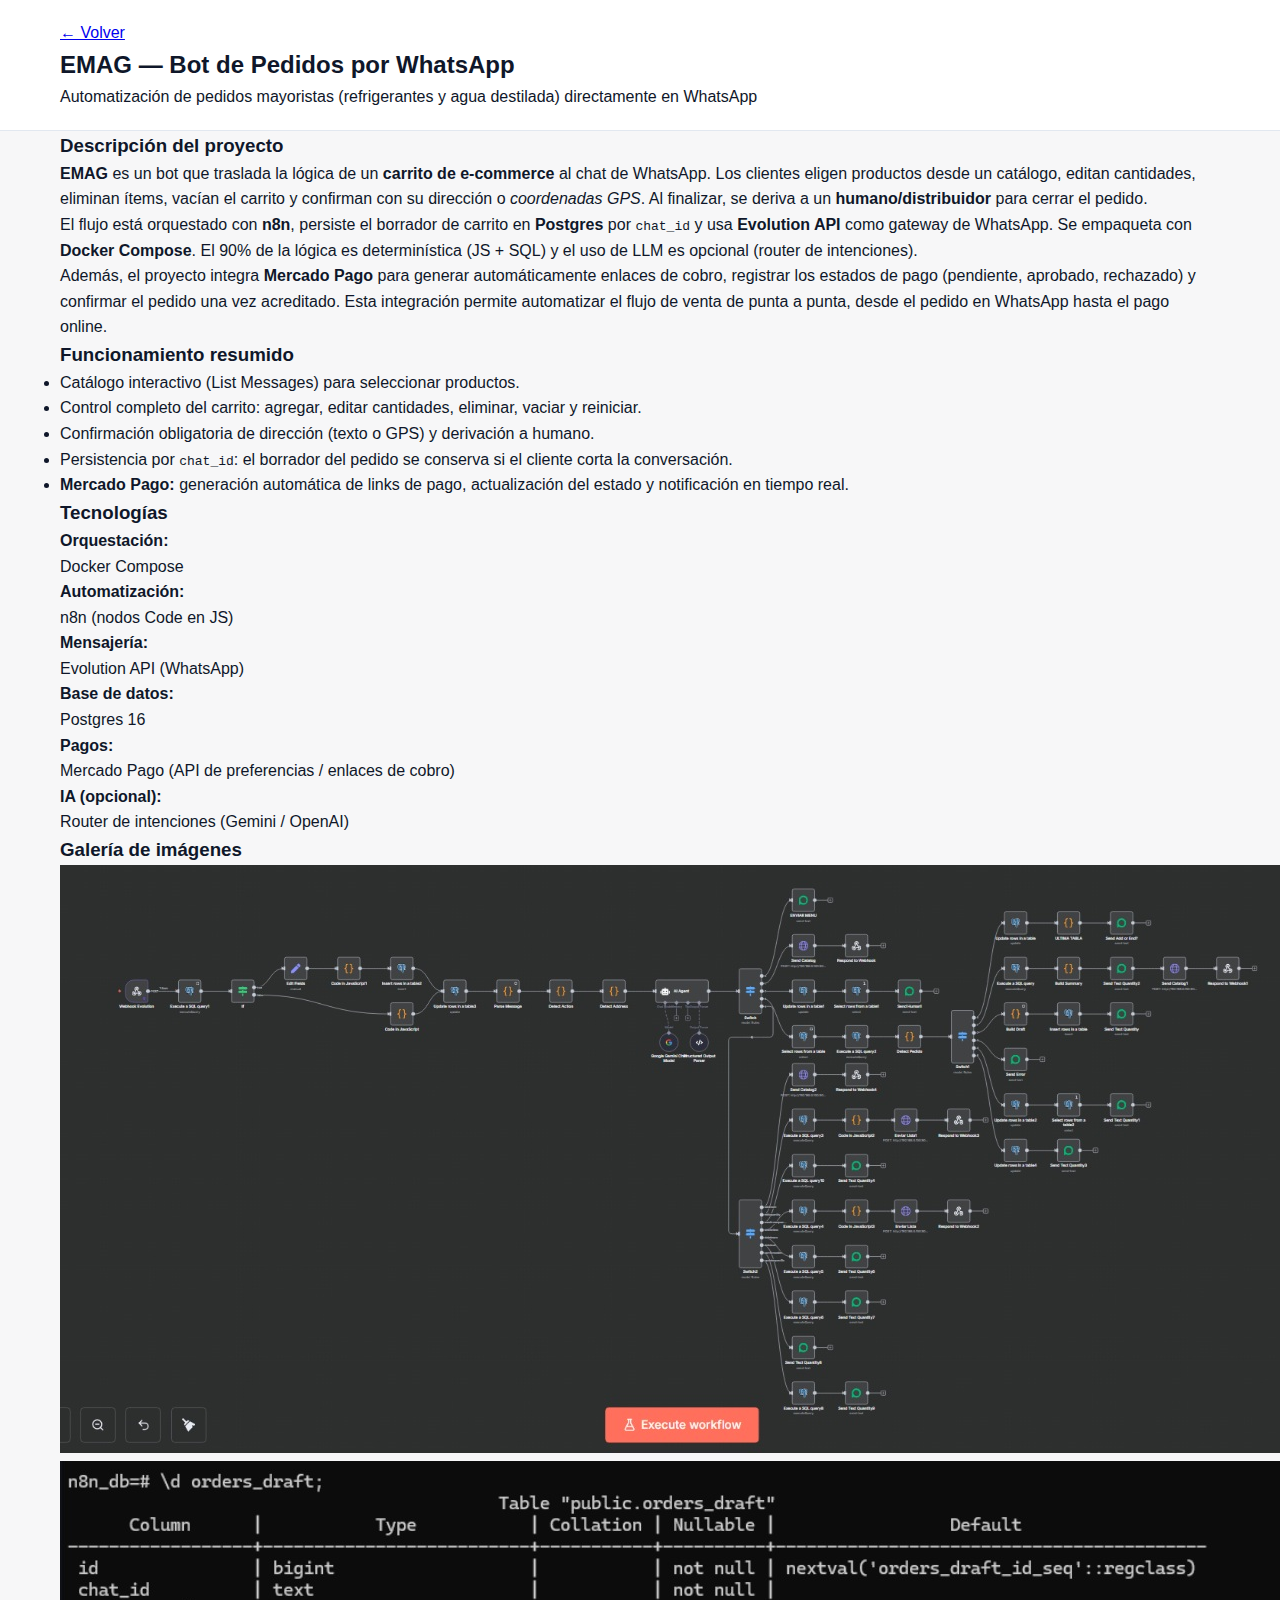
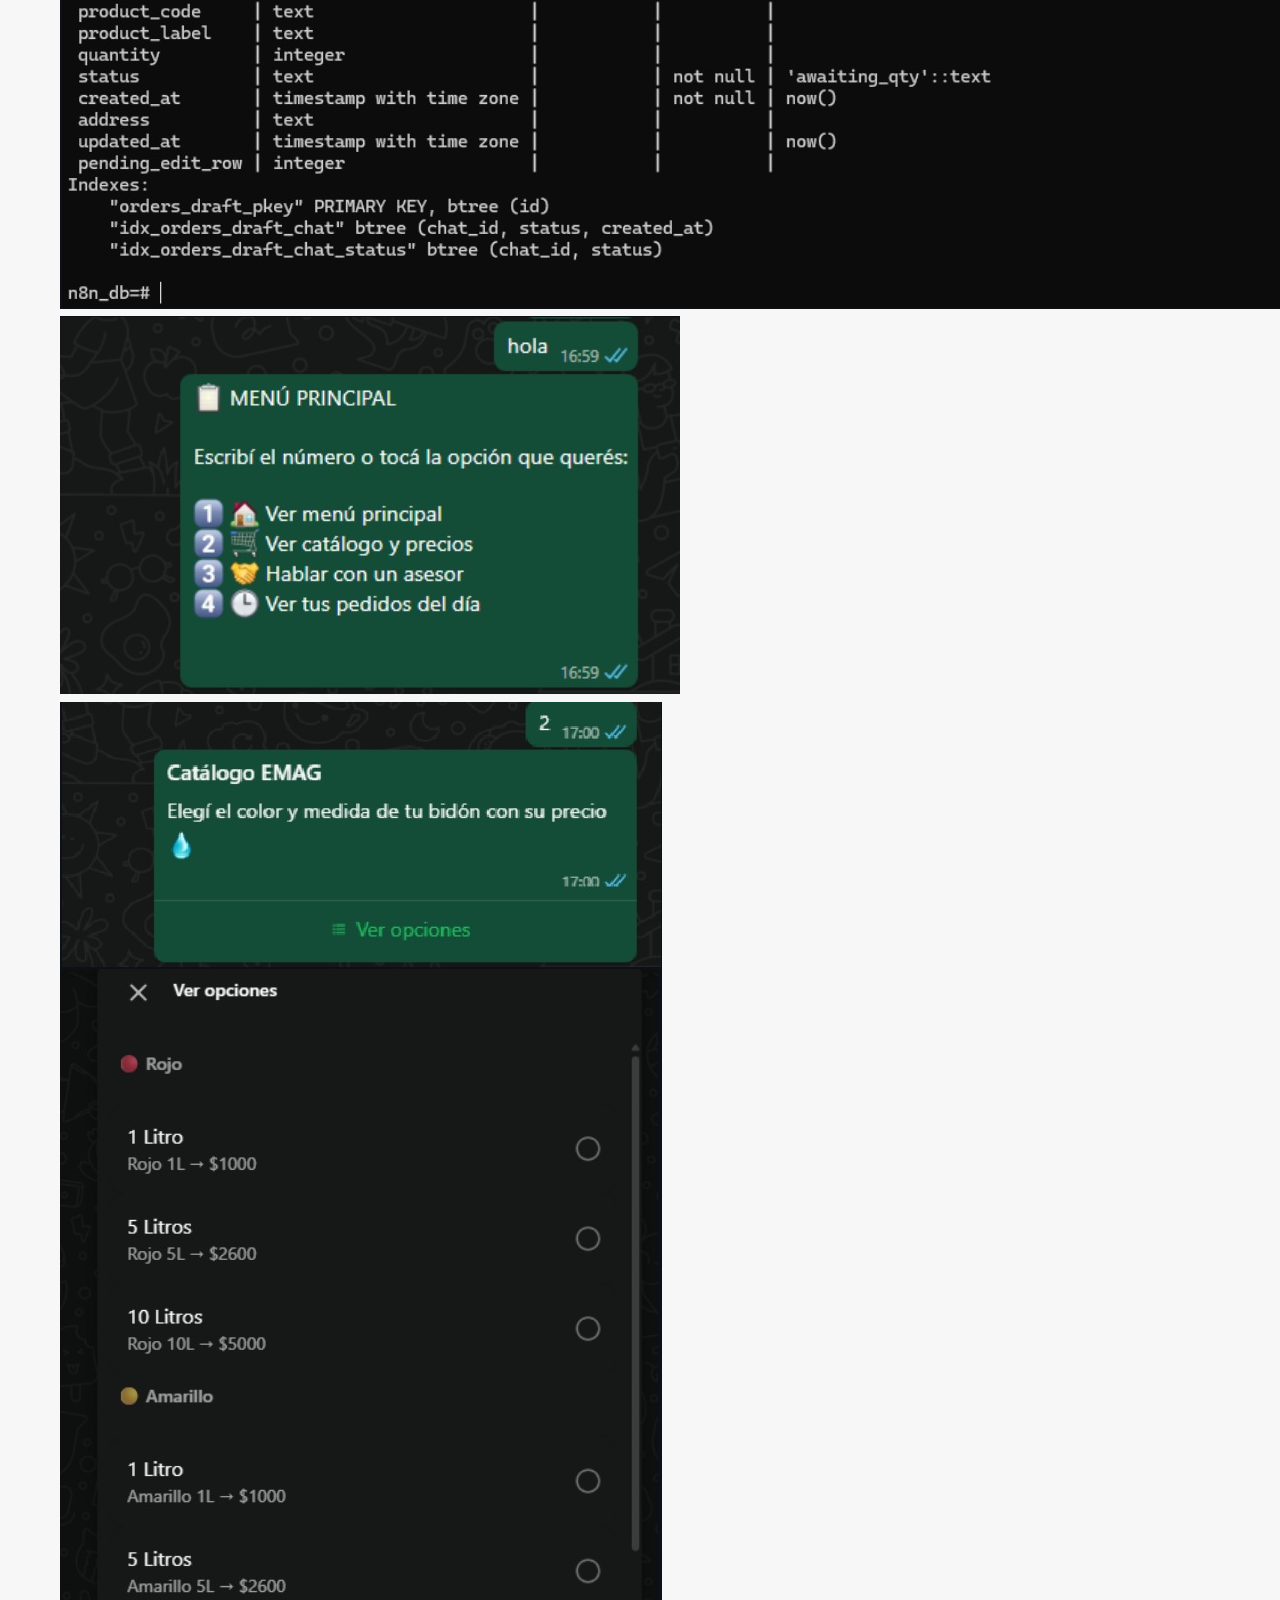
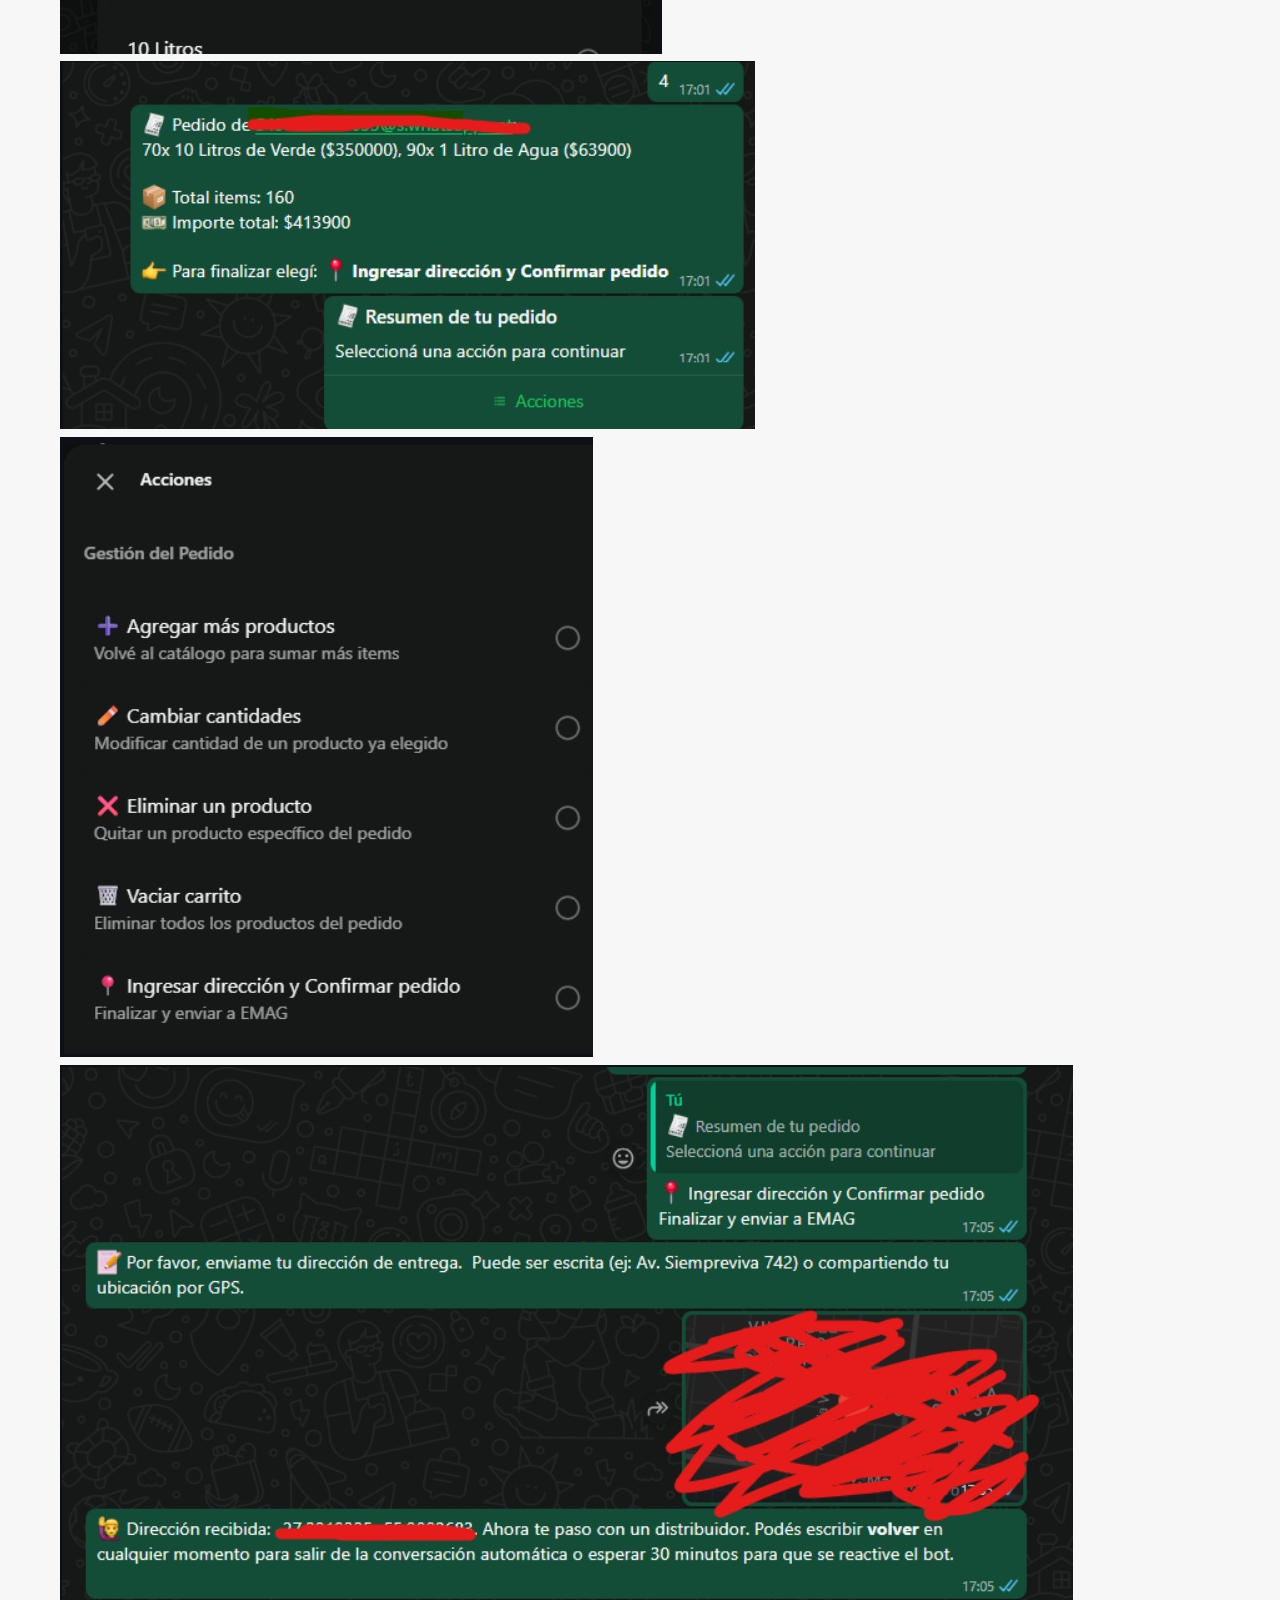
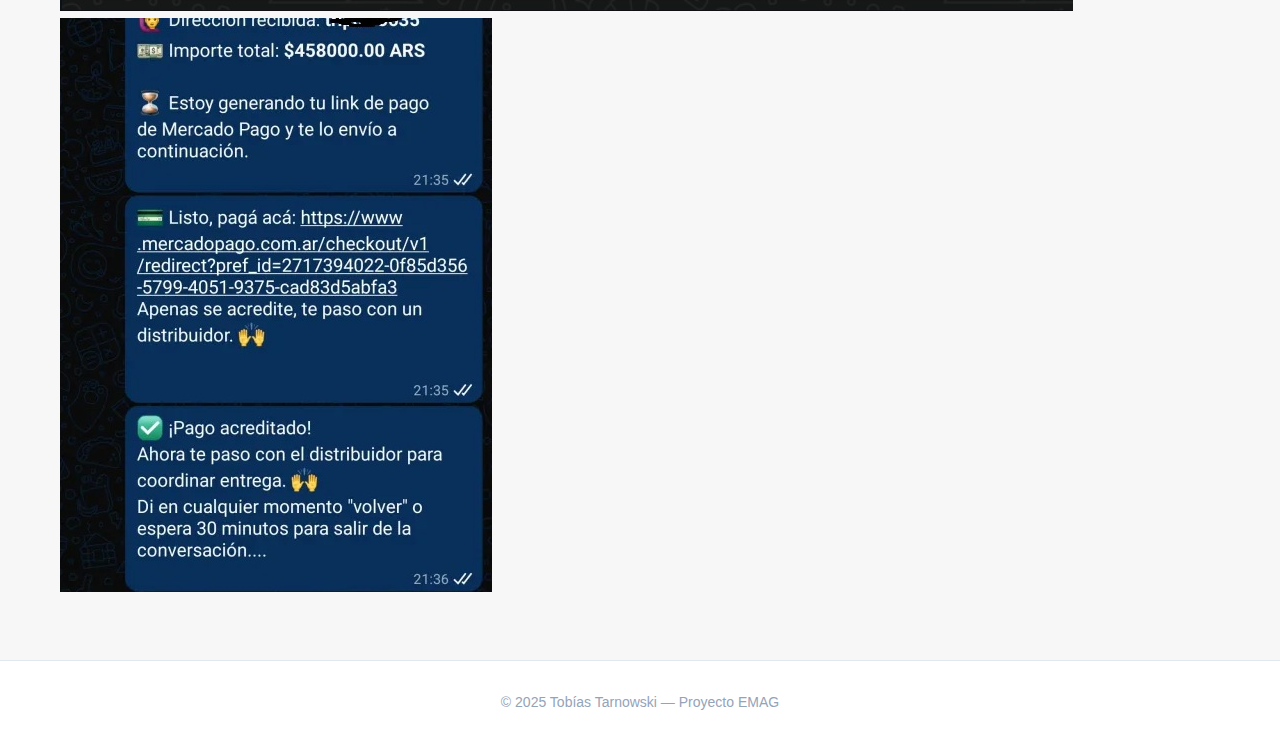
<file: proyectos/web-ia-n8n/emag/index.html>
<!DOCTYPE html>
<html lang="es">
<head>
  <meta charset="UTF-8" />
  <meta name="viewport" content="width=device-width, initial-scale=1.0"/>
  <title>EMAG — Bot de Pedidos por WhatsApp</title>
  <link rel="stylesheet" href="../../../styles.css" />
</head>

<body>
  <header class="sub-header">
    <div class="container">
      <a href="../index.html" class="btn-xs back">← Volver</a>
      <h2>EMAG — Bot de Pedidos por WhatsApp</h2>
      <p class="subtitle">Automatización de pedidos mayoristas (refrigerantes y agua destilada) directamente en WhatsApp</p>
    </div>
  </header>

  <main class="container project-demo">

    <!-- Descripción -->
    <section class="project-intro">
      <h3>Descripción del proyecto</h3>
      <p>
        <strong>EMAG</strong> es un bot que traslada la lógica de un <strong>carrito de e-commerce</strong> al chat de WhatsApp.
        Los clientes eligen productos desde un catálogo, editan cantidades, eliminan ítems, vacían el carrito y confirman
        con su dirección o <em>coordenadas GPS</em>. Al finalizar, se deriva a un <strong>humano/distribuidor</strong> para cerrar el pedido.
      </p>
      <p>
        El flujo está orquestado con <strong>n8n</strong>, persiste el borrador de carrito en <strong>Postgres</strong> por <code>chat_id</code> y usa
        <strong>Evolution API</strong> como gateway de WhatsApp. Se empaqueta con <strong>Docker Compose</strong>. El 90% de la lógica es
        determinística (JS + SQL) y el uso de LLM es opcional (router de intenciones).
      </p>
      <p>
        Además, el proyecto integra <strong>Mercado Pago</strong> para generar automáticamente enlaces de cobro, 
        registrar los estados de pago (pendiente, aprobado, rechazado) y confirmar el pedido una vez acreditado. 
        Esta integración permite automatizar el flujo de venta de punta a punta, desde el pedido en WhatsApp hasta el pago online.
      </p>
    </section>

    <!-- Funcionamiento breve -->
    <section class="project-features">
      <h3>Funcionamiento resumido</h3>
      <ul class="feature-list">
        <li>Catálogo interactivo (List Messages) para seleccionar productos.</li>
        <li>Control completo del carrito: agregar, editar cantidades, eliminar, vaciar y reiniciar.</li>
        <li>Confirmación obligatoria de dirección (texto o GPS) y derivación a humano.</li>
        <li>Persistencia por <code>chat_id</code>: el borrador del pedido se conserva si el cliente corta la conversación.</li>
        <li><strong>Mercado Pago:</strong> generación automática de links de pago, actualización del estado y notificación en tiempo real.</li>
      </ul>
    </section>

    <!-- Tecnologías -->
    <section class="project-details">
      <h3>Tecnologías</h3>
      <div class="kv">
        <div><strong>Orquestación:</strong></div><div>Docker Compose</div>
        <div><strong>Automatización:</strong></div><div>n8n (nodos Code en JS)</div>
        <div><strong>Mensajería:</strong></div><div>Evolution API (WhatsApp)</div>
        <div><strong>Base de datos:</strong></div><div>Postgres 16</div>
        <div><strong>Pagos:</strong></div><div>Mercado Pago (API de preferencias / enlaces de cobro)</div>
        <div><strong>IA (opcional):</strong></div><div>Router de intenciones (Gemini / OpenAI)</div>
      </div>
    </section>

    <!-- Galería -->
    <section class="project-gallery">
      <h3>Galería de imágenes</h3>
      <div class="image-grid">
        <img src="./workflow-n8n.jpg" alt="Workflow completo en n8n">
        <img src="./postgres.jpg" alt="Postgres">
        <img src="./whatsapp-bienvenida.jpg" alt="Pantalla de bienvenida en WhatsApp">
        <img src="./whatsapp-catalogo.jpg" alt="Selección de productos con lista interactiva">
        <img src="./whatsapp-carrito.jpg" alt="Resumen del carrito con subtotales">
        <img src="./crud-carrito.jpg" alt="Resumen del carrito con subtotales">
        <img src="./whatsapp-direccion.jpg" alt="Confirmación con dirección o GPS">
        <img src="./mercadopago-link.jpg" alt="Link de pago de Mercado Pago generado">
      </div>
    </section>

  </main>

  <footer>
    <div class="container">
      <p>© 2025 Tobías Tarnowski — Proyecto EMAG</p>
    </div>
  </footer>
</body>
</html>
</file>
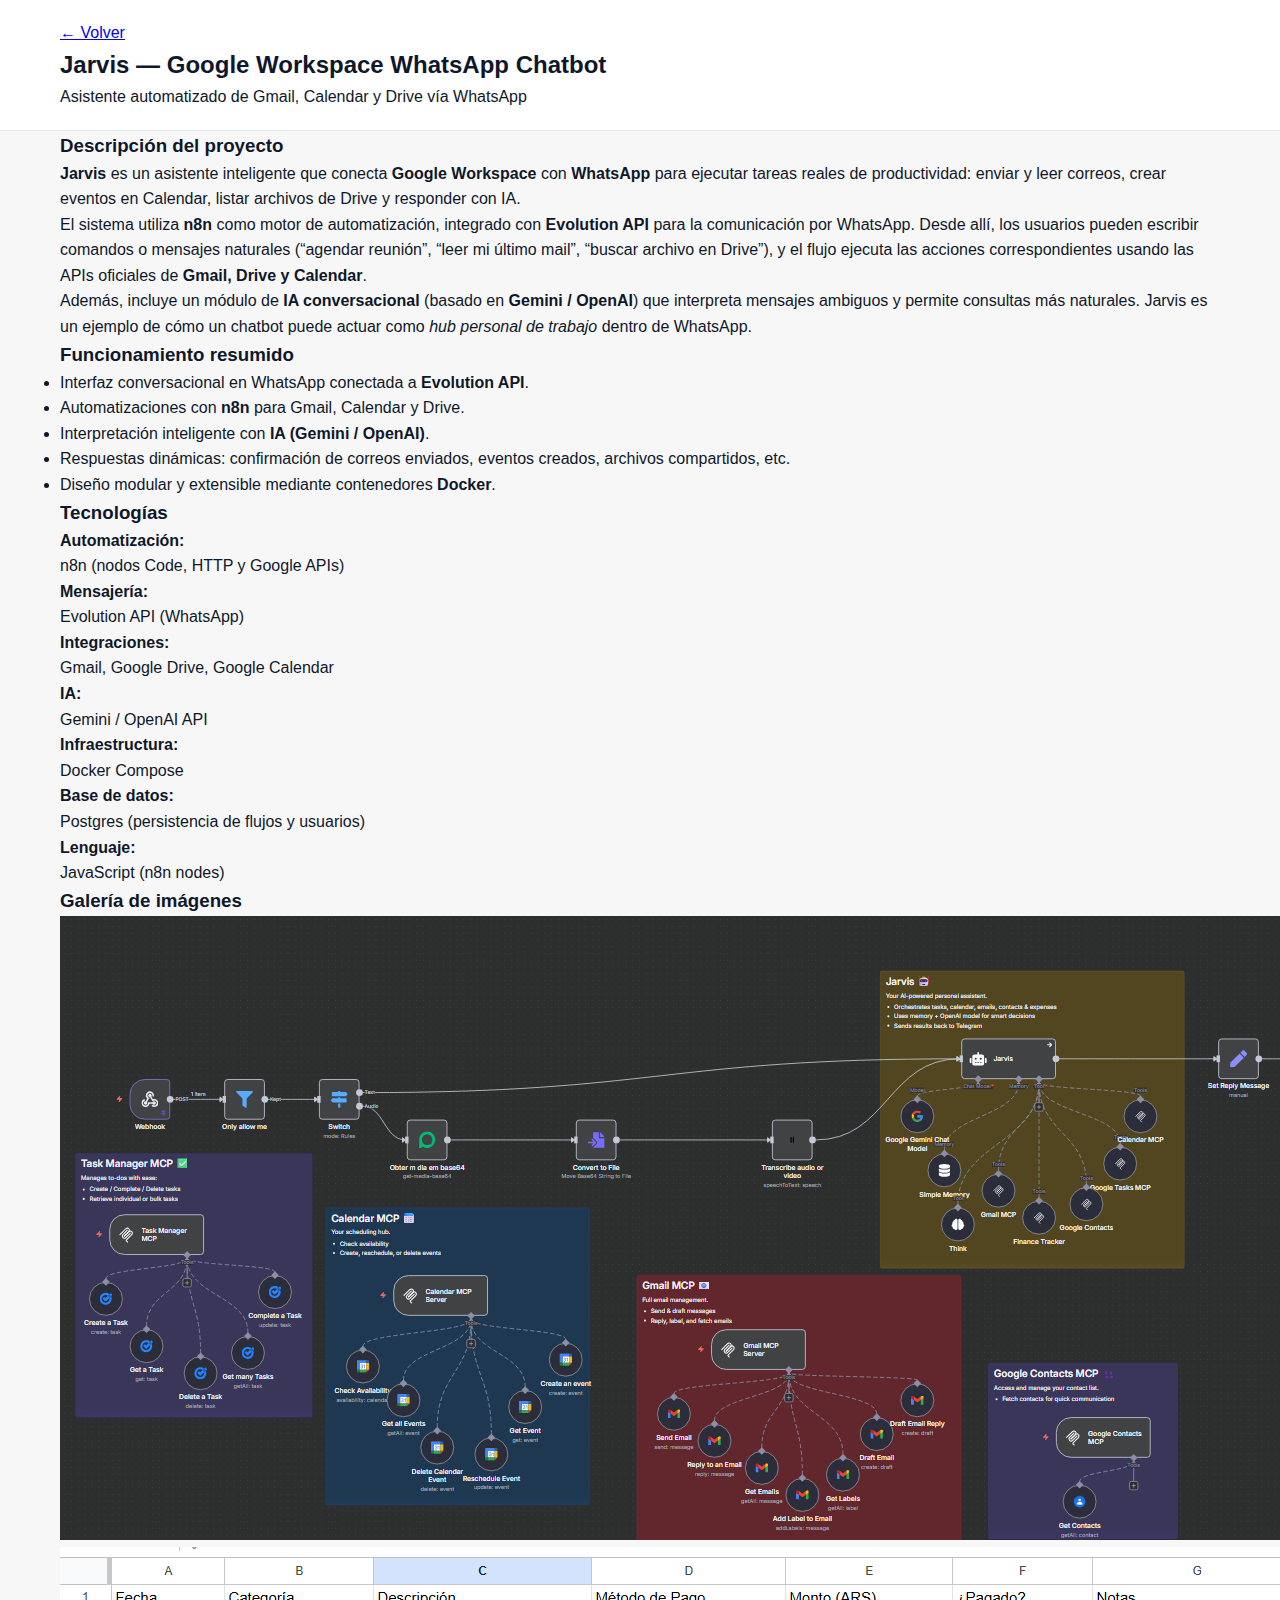
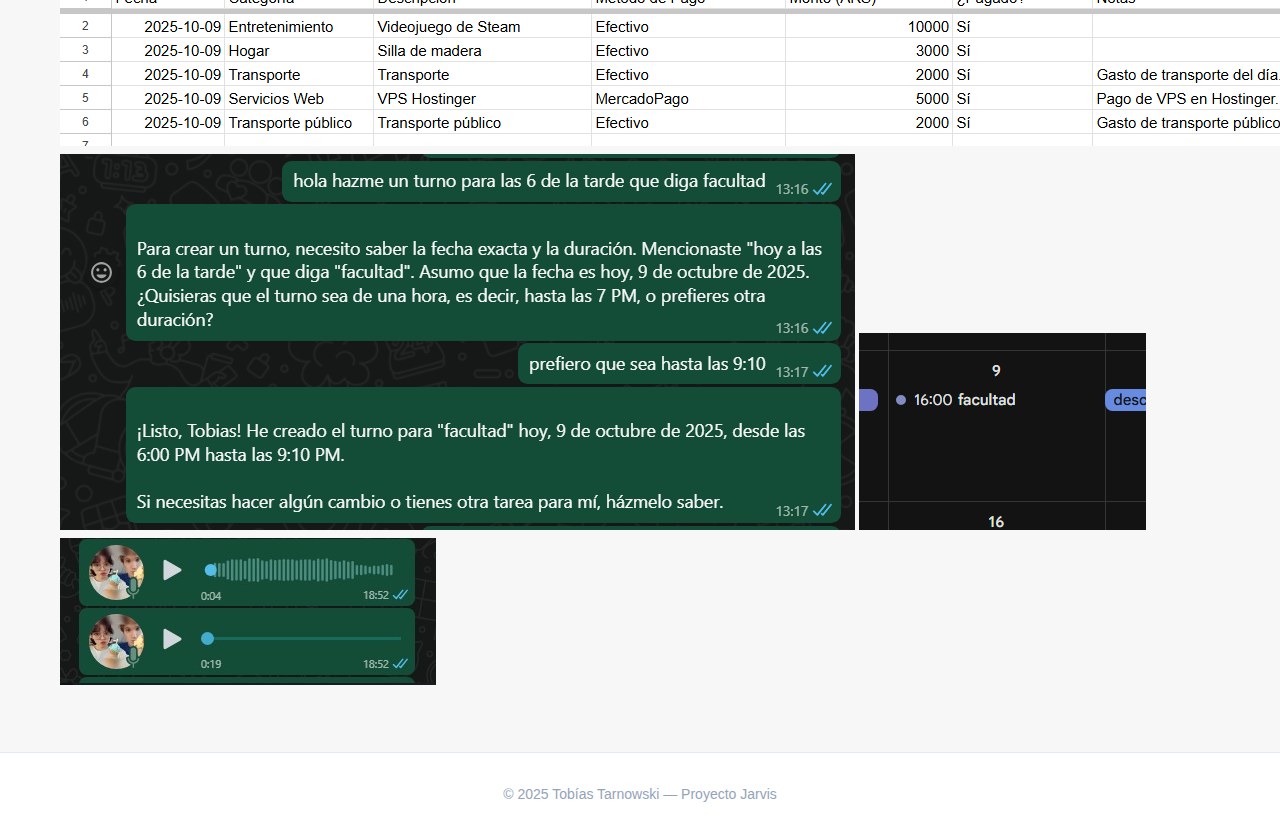
<file: proyectos/web-ia-n8n/jarvis/index.html>
<!DOCTYPE html>
<html lang="es">
<head>
  <meta charset="UTF-8" />
  <meta name="viewport" content="width=device-width, initial-scale=1.0" />
  <title>Jarvis — Google Workspace WhatsApp Chatbot</title>
  <link rel="stylesheet" href="../../../styles.css" />
</head>

<body>
  <header class="sub-header">
    <div class="container">
      <a href="../index.html" class="btn-xs back">← Volver</a>
      <h2>Jarvis — Google Workspace WhatsApp Chatbot</h2>
      <p class="subtitle">Asistente automatizado de Gmail, Calendar y Drive vía WhatsApp</p>
    </div>
  </header>

  <main class="container project-demo">

    <!-- Descripción -->
    <section class="project-intro">
      <h3>Descripción del proyecto</h3>
      <p>
        <strong>Jarvis</strong> es un asistente inteligente que conecta <strong>Google Workspace</strong> con 
        <strong>WhatsApp</strong> para ejecutar tareas reales de productividad: enviar y leer correos, crear eventos en 
        Calendar, listar archivos de Drive y responder con IA.
      </p>
      <p>
        El sistema utiliza <strong>n8n</strong> como motor de automatización, integrado con 
        <strong>Evolution API</strong> para la comunicación por WhatsApp. Desde allí, los usuarios pueden escribir 
        comandos o mensajes naturales (“agendar reunión”, “leer mi último mail”, “buscar archivo en Drive”), y el 
        flujo ejecuta las acciones correspondientes usando las APIs oficiales de <strong>Gmail, Drive y Calendar</strong>.
      </p>
      <p>
        Además, incluye un módulo de <strong>IA conversacional</strong> (basado en <strong>Gemini / OpenAI</strong>) 
        que interpreta mensajes ambiguos y permite consultas más naturales.  
        Jarvis es un ejemplo de cómo un chatbot puede actuar como <em>hub personal de trabajo</em> dentro de WhatsApp.
      </p>
    </section>

    <!-- Funcionamiento breve -->
    <section class="project-features">
      <h3>Funcionamiento resumido</h3>
      <ul class="feature-list">
        <li>Interfaz conversacional en WhatsApp conectada a <strong>Evolution API</strong>.</li>
        <li>Automatizaciones con <strong>n8n</strong> para Gmail, Calendar y Drive.</li>
        <li>Interpretación inteligente con <strong>IA (Gemini / OpenAI)</strong>.</li>
        <li>Respuestas dinámicas: confirmación de correos enviados, eventos creados, archivos compartidos, etc.</li>
        <li>Diseño modular y extensible mediante contenedores <strong>Docker</strong>.</li>
      </ul>
    </section>

    <!-- Tecnologías -->
    <section class="project-details">
      <h3>Tecnologías</h3>
      <div class="kv">
        <div><strong>Automatización:</strong></div><div>n8n (nodos Code, HTTP y Google APIs)</div>
        <div><strong>Mensajería:</strong></div><div>Evolution API (WhatsApp)</div>
        <div><strong>Integraciones:</strong></div><div>Gmail, Google Drive, Google Calendar</div>
        <div><strong>IA:</strong></div><div>Gemini / OpenAI API</div>
        <div><strong>Infraestructura:</strong></div><div>Docker Compose</div>
        <div><strong>Base de datos:</strong></div><div>Postgres (persistencia de flujos y usuarios)</div>
        <div><strong>Lenguaje:</strong></div><div>JavaScript (n8n nodes)</div>
      </div>
    </section>

    <!-- Galería -->
    <section class="project-gallery">
      <h3>Galería de imágenes</h3>
      <div class="image-grid">
        <img src="./jarvis-flow.jpg" alt="Flujo principal de Jarvis en n8n">
        <img src="./google-sheets.jpg" alt="Búsqueda de archivos en Google Drive desde el chat">
        <img src="./whatsapp.jpg" alt="Conversación del asistente Jarvis en WhatsApp">
        <img src="./calendar.jpg" alt="Ejemplo de evento creado en Google Calendar">
        <img src="./audio.jpg" alt="Búsqueda de archivos en Google Drive desde el chat">
      </div>
    </section>


  </main>

  <footer>
    <div class="container">
      <p>© 2025 Tobías Tarnowski — Proyecto Jarvis</p>
    </div>
  </footer>
</body>
</html>
</file>
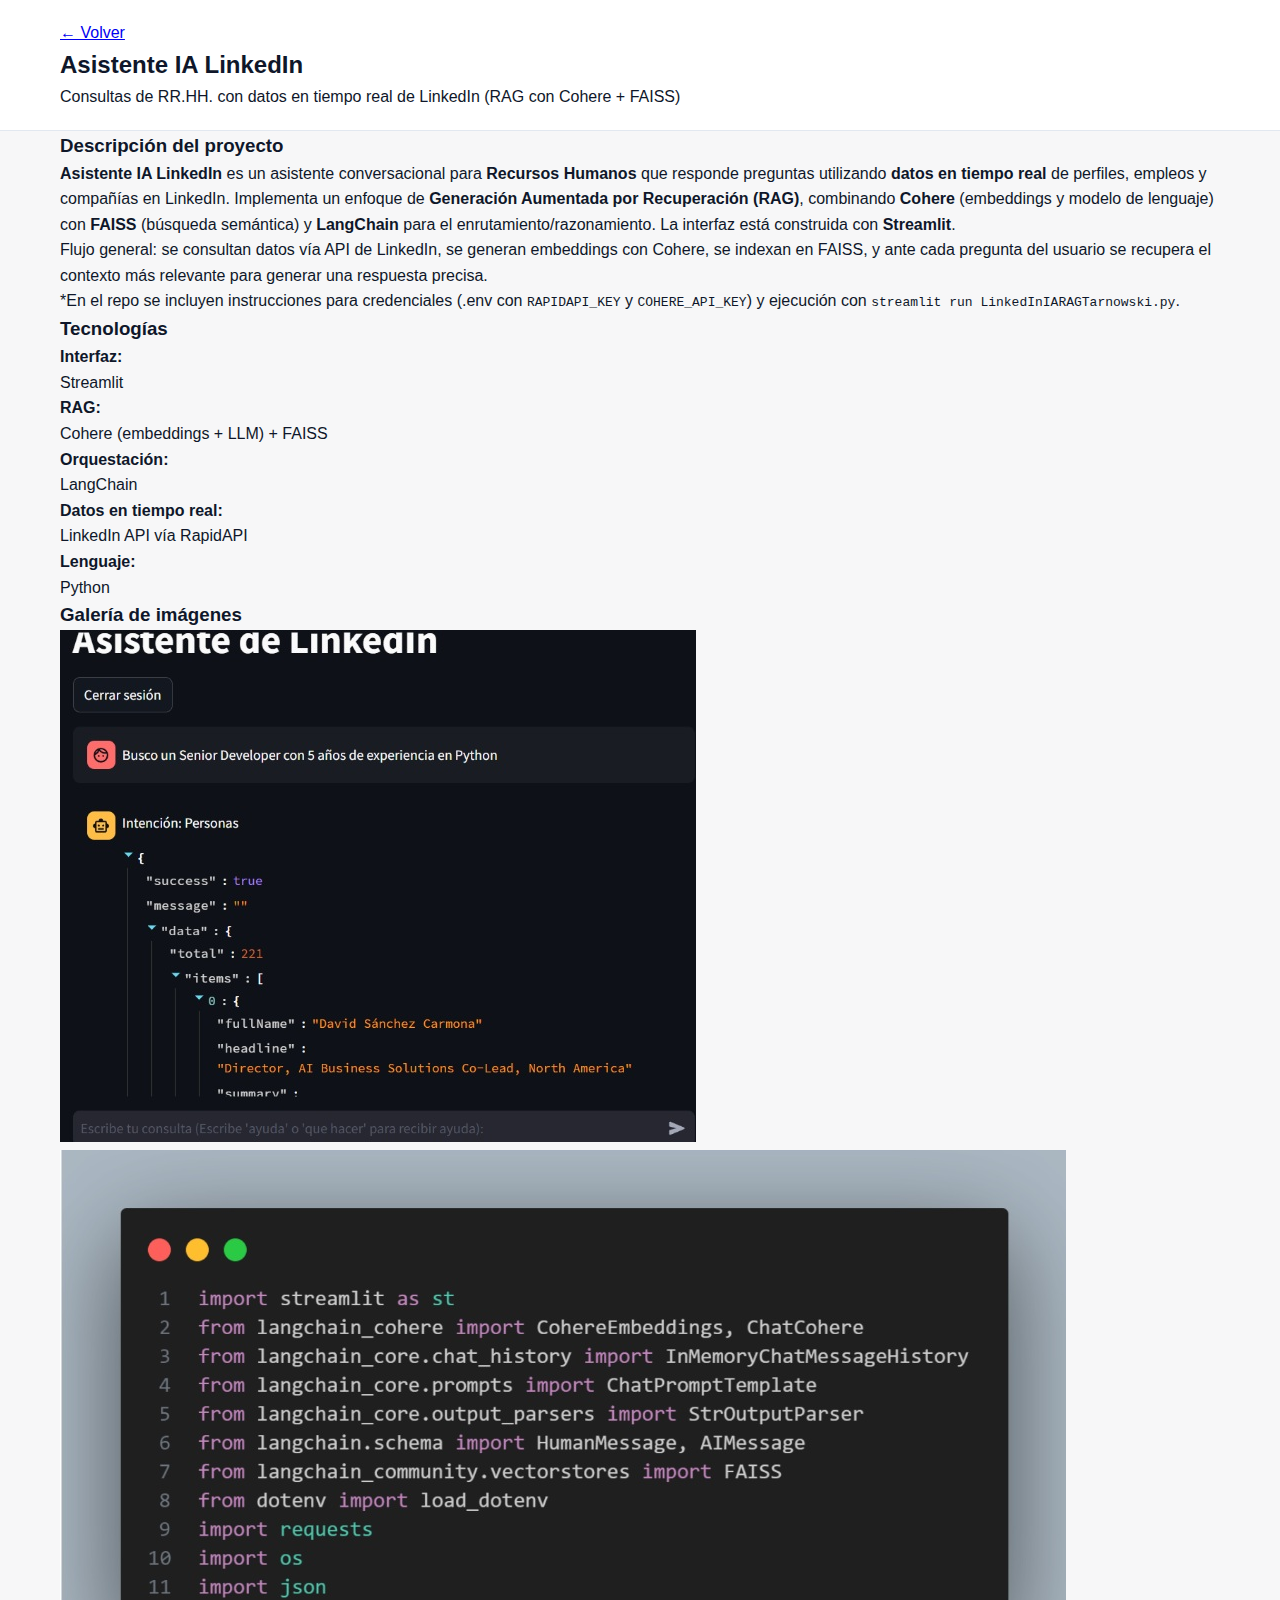
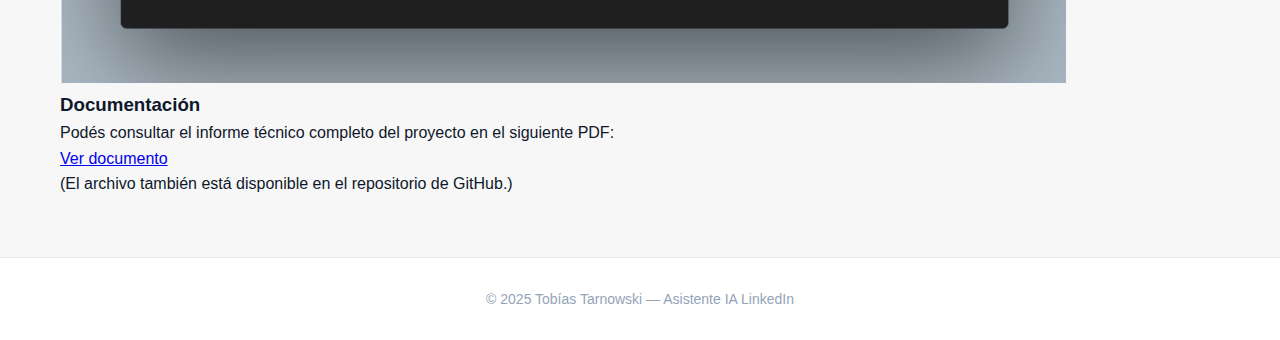
<file: proyectos/web-ia-n8n/linkedinia/index.html>
<!DOCTYPE html>
<html lang="es">
<head>
  <meta charset="UTF-8" />
  <meta name="viewport" content="width=device-width, initial-scale=1.0"/>
  <title>Asistente IA LinkedIn — Consultas de RR.HH. con RAG</title>
  <link rel="stylesheet" href="../../../styles.css" />
</head>

<body>
  <header class="sub-header">
    <div class="container">
      <a href="../index.html" class="btn-xs back">← Volver</a>
      <h2>Asistente IA LinkedIn</h2>
      <p class="subtitle">Consultas de RR.HH. con datos en tiempo real de LinkedIn (RAG con Cohere + FAISS)</p>
    </div>
  </header>

  <main class="container project-demo">

    <!-- Descripción -->
    <section class="project-intro">
      <h3>Descripción del proyecto</h3>
      <p>
        <strong>Asistente IA LinkedIn</strong> es un asistente conversacional para <strong>Recursos Humanos</strong> que responde
        preguntas utilizando <strong>datos en tiempo real</strong> de perfiles, empleos y compañías en LinkedIn.
        Implementa un enfoque de <strong>Generación Aumentada por Recuperación (RAG)</strong>, combinando
        <strong>Cohere</strong> (embeddings y modelo de lenguaje) con <strong>FAISS</strong> (búsqueda semántica) y
        <strong>LangChain</strong> para el enrutamiento/razonamiento. La interfaz está construida con <strong>Streamlit</strong>. 
      </p>
      <p>
        Flujo general: se consultan datos vía API de LinkedIn, se generan embeddings con Cohere, se indexan en FAISS,
        y ante cada pregunta del usuario se recupera el contexto más relevante para generar una respuesta precisa.
      </p>
      <p class="hint">
        *En el repo se incluyen instrucciones para credenciales (.env con <code>RAPIDAPI_KEY</code> y <code>COHERE_API_KEY</code>) y ejecución con
        <code>streamlit run LinkedInIARAGTarnowski.py</code>.
      </p>
    </section>

    <!-- Tecnologías -->
    <section class="project-details">
      <h3>Tecnologías</h3>
      <div class="kv">
        <div><strong>Interfaz:</strong></div><div>Streamlit</div>
        <div><strong>RAG:</strong></div><div>Cohere (embeddings + LLM) + FAISS</div>
        <div><strong>Orquestación:</strong></div><div>LangChain</div>
        <div><strong>Datos en tiempo real:</strong></div><div>LinkedIn API vía RapidAPI</div>
        <div><strong>Lenguaje:</strong></div><div>Python</div>
      </div>
    </section>

    <!-- Galería de imágenes -->
    <section class="project-gallery">
      <h3>Galería de imágenes</h3>
      <div class="image-grid">
        <img src="./streamlit-home.jpg" alt="Pantalla principal del asistente en Streamlit">
        <img src="./librerias.jpg" alt="Chat: consulta de RR.HH. y respuesta con contexto">
      </div>
    </section>

    <!-- Documentación -->
    <section class="project-doc">
      <h3>Documentación</h3>
      <p>
        Podés consultar el informe técnico completo del proyecto en el siguiente PDF:
      </p>
      <a href="AsistenteIALinkedIn.pdf" target="_blank" rel="noopener noreferrer" class="btn-xs primary">
        Ver documento
      </a>
      <p class="hint">
        (El archivo también está disponible en el repositorio de GitHub.)
      </p>
    </section>

  </main>

  <footer>
    <div class="container">
      <p>© 2025 Tobías Tarnowski — Asistente IA LinkedIn</p>
    </div>
  </footer>
</body>
</html>
</file>
<file: styles.css>
* {
  margin: 0;
  padding: 0;
  box-sizing: border-box;
}

body {
  font-family: -apple-system, BlinkMacSystemFont, "Segoe UI", Roboto, Oxygen, Ubuntu, Cantarell, sans-serif;
  background-color: #f7f7f8;
  color: #0f172a;
  line-height: 1.6;
}

.container {
  max-width: 1200px;
  margin: 0 auto;
  padding: 0 20px;
}

/* Header */
header {
  background-color: #ffffff;
  border-bottom: 1px solid #e2e8f0;
  padding: 20px 0;
  position: sticky;
  top: 0;
  z-index: 100;
}

.header-content {
  display: flex;
  justify-content: space-between;
  align-items: center;
}

.logo {
  font-size: 16px;
  font-weight: 600;
  letter-spacing: 0.5px;
  color: #0f172a;
}

nav {
  display: flex;
  gap: 30px;
}

nav a {
  color: #64748b;
  text-decoration: none;
  font-size: 15px;
  transition: color 0.2s;
}

nav a:hover {
  color: #0f172a;
}

/* Hero Section */
.hero {
  padding: 80px 0;
}

.hero-content {
  display: flex;
  gap: 60px;
  align-items: center;
}

.hero-text {
  flex: 1;
}

.hero-text h2 {
  font-size: 36px;
  line-height: 1.3;
  margin-bottom: 20px;
  color: #0f172a;
}

.hero-text p {
  font-size: 16px;
  color: #64748b;
  margin-bottom: 30px;
  line-height: 1.7;
}

.buttons {
  display: flex;
  gap: 15px;
}

.btn {
  padding: 12px 24px;
  text-decoration: none;
  border-radius: 6px;
  font-size: 15px;
  font-weight: 500;
  transition: all 0.2s;
  display: inline-block;
}

.btn-primary {
  background-color: #0f172a;
  color: #ffffff;
}

.btn-primary:hover {
  background-color: #1e293b;
}

.btn-secondary {
  background-color: transparent;
  color: #0f172a;
  border: 1px solid #cbd5e1;
}

.btn-secondary:hover {
  border-color: #94a3b8;
}

.hero-image {
  flex: 0 0 350px;
}

.hero-image img {
  width: 100%;
  border-radius: 12px;
  box-shadow: 0 4px 12px rgba(0, 0, 0, 0.08);
}

/* Projects Section */
.projects {
  padding: 60px 0 80px;
}

.projects h3 {
  font-size: 32px;
  margin-bottom: 10px;
  color: #0f172a;
}

.projects-subtitle {
  color: #64748b;
  font-size: 16px;
  margin-bottom: 40px;
}

.project-categories {
  display: grid;
  grid-template-columns: repeat(auto-fit, minmax(280px, 1fr));
  gap: 20px;
}

.category-card {
  background-color: #ffffff;
  border: 1px solid #e2e8f0;
  border-radius: 8px;
  padding: 24px;
  text-decoration: none;
  color: inherit;
  transition: all 0.2s;
}

.category-card:hover {
  border-color: #a78bfa;
  box-shadow: 0 2px 8px rgba(167, 139, 250, 0.1);
}

.category-header {
  margin-bottom: 16px;
}

.category-icon {
  color: #cbd5e1;
  font-size: 20px;
  letter-spacing: 2px;
}

.category-card h4 {
  font-size: 18px;
  margin-bottom: 8px;
  color: #0f172a;
}

.category-card p {
  color: #64748b;
  font-size: 14px;
  line-height: 1.5;
}

/* Footer */
footer {
  background-color: #ffffff;
  border-top: 1px solid #e2e8f0;
  padding: 30px 0;
  margin-top: 60px;
}

footer p {
  text-align: center;
  color: #94a3b8;
  font-size: 14px;
}

/* Responsive */
@media (max-width: 768px) {
  .hero-content {
    flex-direction: column-reverse;
    gap: 40px;
  }

  .hero-image {
    flex: 0 0 auto;
    width: 100%;
    max-width: 300px;
  }

  .hero-text h2 {
    font-size: 28px;
  }

  .buttons {
    flex-direction: column;
  }

  .btn {
    text-align: center;
  }

  nav {
    gap: 20px;
  }

  .project-categories {
    grid-template-columns: 1fr;
  }
}
</file>
